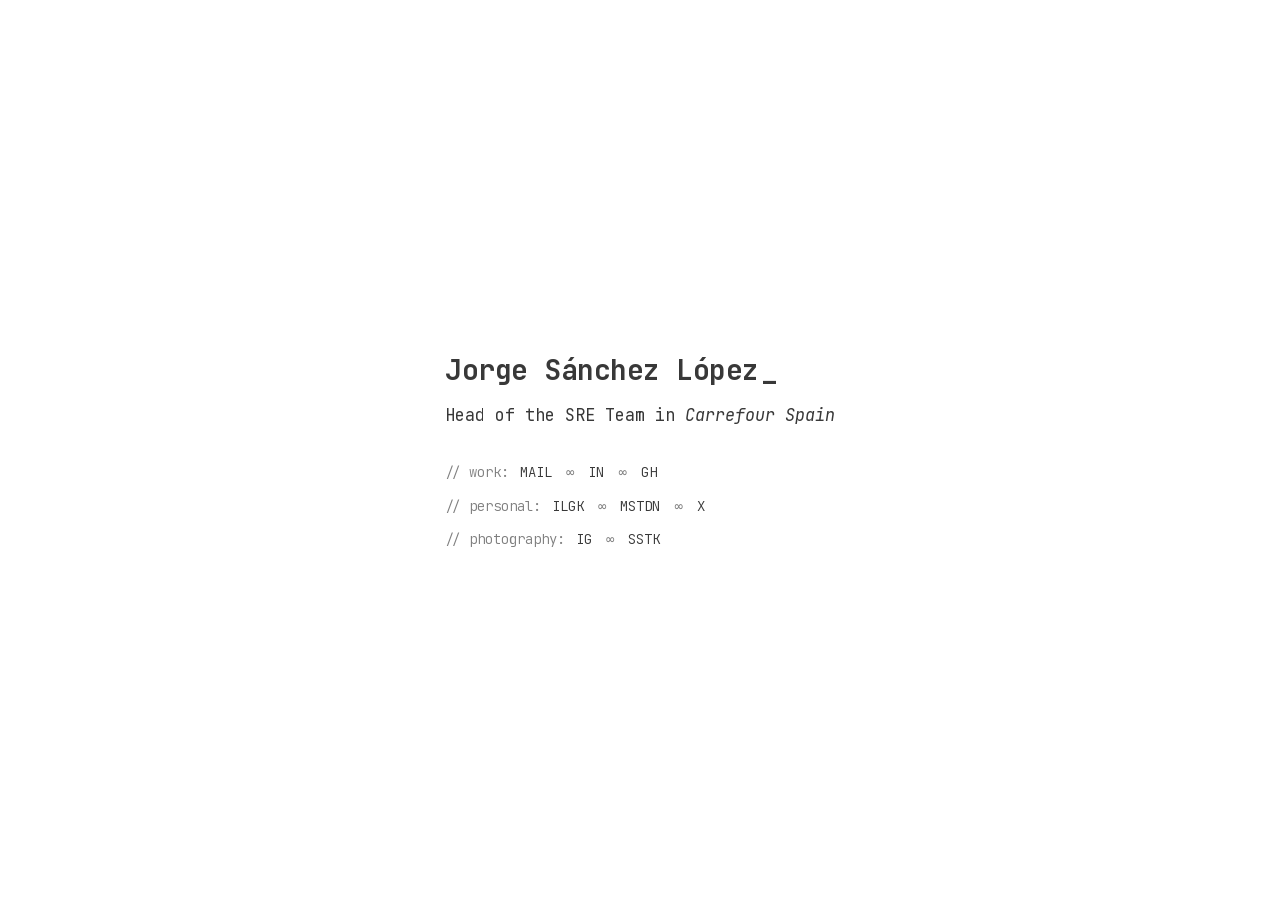
<file: index.html>
<!DOCTYPE html>
<html lang="es">
    <head>
        <meta charset="utf-8">
        <meta name="viewport" content="width=device-width, initial-scale=1.0">
        <title>Jorge Sánchez López</title>
        <meta name="author" content="Jorge Sánchez López">
        <meta name="description" content="Web personal de Jorge Sánchez López. Head of the SRE Team en Carrefour Spain.">
        <link rel="canonical" href="https://jsanchez.me/">
        <link rel="icon" type="image/svg+xml" href="favicon.svg">
        <link rel="icon" type="image/png" sizes="32x32" href="favicon-32x32.png">
        <link rel="icon" href="favicon.ico">
        <link rel="apple-touch-icon" sizes="180x180" href="apple-touch-icon.png">
        <link rel="manifest" href="site.webmanifest">
        <meta name="theme-color" content="#0e1117" media="(prefers-color-scheme: dark)">
        <meta name="theme-color" content="#ffffff" media="(prefers-color-scheme: light)">

        <!-- Open Graph / Redes Sociales -->
        <meta property="og:title" content="Jorge Sánchez López">
        <meta property="og:description" content="Head of the SRE Team in Carrefour Spain">
        <meta property="og:type" content="profile">
        <meta property="og:url" content="https://jsanchez.me/">
        <meta property="og:locale" content="es_ES">

        <!-- Twitter Card -->
        <meta name="twitter:card" content="summary">
        <meta name="twitter:title" content="Jorge Sánchez López">
        <meta name="twitter:description" content="Head of the SRE Team in Carrefour Spain">
        <meta name="twitter:creator" content="@jsanchez0x">

        <!-- Schema.org JSON-LD -->
        <script type="application/ld+json">
        {
          "@context": "https://schema.org",
          "@type": "Person",
          "name": "Jorge Sánchez López",
          "jobTitle": "Head of the SRE Team",
          "worksFor": {
            "@type": "Organization",
            "name": "Carrefour Spain"
          },
          "url": "https://jsanchez.me/",
          "sameAs": [
            "https://www.linkedin.com/in/jsanchez0x",
            "https://github.com/jsanchez0x",
            "https://mastodon.world/@jsanchez0x",
            "https://x.com/jsanchez0x",
            "https://ilogeek.es/"
          ]
        }
        </script>

        <!-- Tipografía estilo hacker: JetBrains Mono (autoalojada) -->
        <style>
            @font-face {
                font-family: 'JetBrains Mono';
                font-style: normal;
                font-weight: 300 700;
                font-display: swap;
                src: url('fonts/jetbrains-mono-latin.woff2') format('woff2');
                unicode-range: U+0000-00FF, U+0131, U+0152-0153, U+02BB-02BC, U+02C6, U+02DA, U+02DC, U+0304, U+0308, U+0329, U+2000-206F, U+20AC, U+2122, U+2191, U+2193, U+2212, U+2215, U+FEFF, U+FFFD;
            }
            @font-face {
                font-family: 'JetBrains Mono';
                font-style: normal;
                font-weight: 300 700;
                font-display: swap;
                src: url('fonts/jetbrains-mono-latin-ext.woff2') format('woff2');
                unicode-range: U+0100-02BA, U+02BD-02C5, U+02C7-02CC, U+02CE-02D7, U+02DD-02FF, U+0304, U+0308, U+0329, U+1D00-1DBF, U+1E00-1E9F, U+1EF2-1EFF, U+2020, U+20A0-20AB, U+20AD-20C0, U+2113, U+2C60-2C7F, U+A720-A7FF;
            }
            @font-face {
                font-family: 'JetBrains Mono';
                font-style: italic;
                font-weight: 400;
                font-display: swap;
                src: url('fonts/jetbrains-mono-italic-latin.woff2') format('woff2');
                unicode-range: U+0000-00FF, U+0131, U+0152-0153, U+02BB-02BC, U+02C6, U+02DA, U+02DC, U+0304, U+0308, U+0329, U+2000-206F, U+20AC, U+2122, U+2191, U+2193, U+2212, U+2215, U+FEFF, U+FFFD;
            }
            @font-face {
                font-family: 'JetBrains Mono';
                font-style: italic;
                font-weight: 400;
                font-display: swap;
                src: url('fonts/jetbrains-mono-italic-latin-ext.woff2') format('woff2');
                unicode-range: U+0100-02BA, U+02BD-02C5, U+02C7-02CC, U+02CE-02D7, U+02DD-02FF, U+0304, U+0308, U+0329, U+1D00-1DBF, U+1E00-1E9F, U+1EF2-1EFF, U+2020, U+20A0-20AB, U+20AD-20C0, U+2113, U+2C60-2C7F, U+A720-A7FF;
            }

            :root {
                --bg-color: #ffffff;
                --text-color: rgba(0, 0, 0, 0.78);
                --muted-color: rgba(0, 0, 0, 0.5);
                --hover-bg: rgba(0, 0, 0, 0.78);
                --hover-text: #ffffff;
                --selection-bg: #ffffff;
                --selection-color: #ffffff;
            }

            @media (prefers-color-scheme: dark) {
                :root {
                    --bg-color: #0e1117;
                    --text-color: rgba(255, 255, 255, 0.85);
                    --muted-color: rgba(255, 255, 255, 0.45);
                    --hover-bg: rgba(255, 255, 255, 0.85);
                    --hover-text: #0e1117;
                    --selection-bg: #ffffff;
                    --selection-color: #ffffff;
                }
            }

            @keyframes slideDown {
                0% {
                    transform: translateY(-20px);
                    opacity: 0;
                }
                100% {
                    transform: translateY(0);
                    opacity: 1;
                }
            }

            @keyframes cursorBlink {
                0%, 100% {
                    opacity: 1;
                }
                50% {
                    opacity: 0;
                }
            }

            *, *::before, *::after {
                box-sizing: border-box;
                margin: 0;
                padding: 0;
            }

            /* Bloqueo total de selección de texto */
            html, body {
                -webkit-user-select: none;
                -moz-user-select: none;
                -ms-user-select: none;
                user-select: none;
            }

            ::selection {
                background: var(--selection-bg);
                color: var(--selection-color);
            }

            ::-moz-selection {
                background: var(--selection-bg);
                color: var(--selection-color);
            }

            body {
                font-family: 'JetBrains Mono', ui-monospace, 'SF Mono', Menlo, Monaco, Consolas, monospace;
                line-height: 1.4;
                background-color: var(--bg-color);
                color: var(--text-color);
                display: flex;
                align-items: center;
                justify-content: center;
                min-height: 100vh;
                min-height: 100dvh;
                padding: 24px;
            }

            main {
                width: fit-content;
                max-width: 100%;
            }

            h1 {
                font-size: 1.75rem;
                font-weight: 700;
                letter-spacing: -0.5px;
                display: inline-block;
                animation: 1.2s ease-out 0s 1 slideDown;
            }

            /* Cursor parpadeante estilo terminal */
            h1::after {
                content: '_';
                display: inline-block;
                color: var(--text-color);
                margin-left: 2px;
                animation: cursorBlink 1s step-end infinite;
            }

            .job {
                font-size: 1.05rem;
                margin-top: 15px;
                font-weight: 400;
                animation: 1s ease-out 0s 1 slideDown;
            }

            .job .corporation {
                font-style: italic;
            }

            .nav-section {
                margin-top: 14px;
                font-size: 0.875rem;
                font-weight: 300;
                animation: 1.5s ease-out 0s 1 slideDown;
            }

            .nav-section:first-of-type {
                margin-top: 35px;
            }

            .label {
                color: var(--muted-color);
                margin-bottom: 6px;
            }

            .links {
                display: inline-block;
            }

            a {
                text-decoration: none;
                color: var(--text-color);
                padding: 1px 3px;
                border-radius: 2px;
                transition: color 0.15s ease, background-color 0.15s ease;
            }

            a:hover, a:focus-visible, a.active-shortcut {
                color: var(--hover-text);
                background-color: var(--hover-bg);
                outline: none;
            }

            .separator {
                color: var(--muted-color);
                padding: 0 3px;
            }

            /* Ventana flotante de ayuda (Terminal Modal) */
            .modal-backdrop {
                display: none;
                position: fixed;
                top: 0;
                left: 0;
                width: 100%;
                height: 100%;
                background: rgba(0, 0, 0, 0.45);
                backdrop-filter: blur(3px);
                -webkit-backdrop-filter: blur(3px);
                align-items: center;
                justify-content: center;
                z-index: 1000;
            }

            .modal-backdrop.is-open {
                display: flex;
            }

            .modal-box {
                background-color: var(--bg-color);
                color: var(--text-color);
                border: 1px solid var(--hover-bg);
                padding: 18px 22px;
                max-width: 340px;
                width: 90%;
                box-shadow: 0 10px 30px rgba(0, 0, 0, 0.25);
                border-radius: 4px;
                animation: 0.15s ease-out 0s 1 slideDown;
            }

            .modal-header {
                display: flex;
                justify-content: space-between;
                align-items: center;
                margin-bottom: 14px;
                font-size: 0.85rem;
                color: var(--muted-color);
                border-bottom: 1px dashed var(--muted-color);
                padding-bottom: 8px;
            }

            #close-modal {
                background: none;
                border: none;
                color: var(--muted-color);
                cursor: pointer;
                font-family: inherit;
                font-size: 0.8rem;
                padding: 2px 4px;
            }

            #close-modal:hover {
                color: var(--text-color);
            }

            .shortcut-list {
                display: flex;
                flex-direction: column;
                gap: 6px;
            }

            .shortcut-row {
                display: flex;
                align-items: center;
                justify-content: space-between;
                font-size: 0.85rem;
            }

            .shortcut-row kbd {
                font-family: inherit;
                background-color: var(--hover-bg);
                color: var(--hover-text);
                padding: 1px 6px;
                border-radius: 2px;
                font-size: 0.8rem;
                font-weight: 700;
            }

            .shortcut-row span {
                color: var(--text-color);
            }

            @media (prefers-reduced-motion: reduce) {
                h1, .job, .nav-section, .modal-box {
                    animation: none;
                }
                h1::after {
                    animation: none;
                    opacity: 1;
                }
            }
        </style>
    </head>
    <body>
        <main>
            <h1>Jorge Sánchez López</h1>
            <p class="job">Head of the SRE Team in <span class="corporation">Carrefour Spain</span></p>

            <nav class="nav-section" aria-label="Trabajo">
                <span class="label">// work:</span>
                <span class="links">
                    <a href="mailto:hola@jsanchez.me" title="Email [m]">MAIL</a>
                    <span class="separator" aria-hidden="true">&#8734;</span>
                    <a href="https://www.linkedin.com/in/jsanchez0x" title="LinkedIn: jsanchez0x [l]">IN</a>
                    <span class="separator" aria-hidden="true">&#8734;</span>
                    <a href="https://github.com/jsanchez0x" title="GitHub: jsanchez0x [g]">GH</a>
                </span>
            </nav>

            <nav class="nav-section" aria-label="Personal">
                <span class="label">// personal:</span>
                <span class="links">
                    <a href="https://ilogeek.es/" title="Blog: Ilogeek.es [b]">ILGK</a>
                    <span class="separator" aria-hidden="true">&#8734;</span>
                    <a rel="me" href="https://mastodon.world/@jsanchez0x" title="Mastodon: @jsanchez0x@mastodon.world [t]">MSTDN</a>
                    <span class="separator" aria-hidden="true">&#8734;</span>
                    <a href="https://x.com/jsanchez0x" title="X: @jsanchez0x [x]">X</a>
                </span>
            </nav>

            <nav class="nav-section photo" aria-label="Fotografía">
                <span class="label">// photography:</span>
                <span class="links">
                    <a href="https://www.instagram.com/jsanchez.raw" title="Instagram: jsanchez.raw [i]">IG</a>
                    <span class="separator" aria-hidden="true">&#8734;</span>
                    <a href="https://www.shutterstock.com/es/g/JSanchez0x" title="Shutterstock: jsanchez0x [s]">SSTK</a>
                </span>
            </nav>
        </main>

        <!-- Ventana modal de ayuda de atajos -->
        <div id="help-modal" class="modal-backdrop" aria-hidden="true" role="dialog" aria-modal="true" aria-label="Atajos de teclado">
            <div class="modal-box">
                <div class="modal-header">
                    <span>// keyboard_shortcuts</span>
                    <button id="close-modal" aria-label="Cerrar ventana">[esc]</button>
                </div>
                <div class="shortcut-list">
                    <div class="shortcut-row"><kbd>m</kbd> <span>Mail</span></div>
                    <div class="shortcut-row"><kbd>l</kbd> <span>LinkedIn</span></div>
                    <div class="shortcut-row"><kbd>g</kbd> <span>GitHub</span></div>
                    <div class="shortcut-row"><kbd>b</kbd> <span>Blog (Ilogeek)</span></div>
                    <div class="shortcut-row"><kbd>t</kbd> <span>Mastodon</span></div>
                    <div class="shortcut-row"><kbd>x</kbd> <span>X</span></div>
                    <div class="shortcut-row"><kbd>i</kbd> <span>Instagram</span></div>
                    <div class="shortcut-row"><kbd>s</kbd> <span>Shutterstock</span></div>
                    <div class="shortcut-row"><kbd>?</kbd> <span>Cerrar / Toggle</span></div>
                </div>
            </div>
        </div>

        <script>
            (function() {
                const shortcuts = {
                    'm': 'mailto:hola@jsanchez.me',
                    'l': 'https://www.linkedin.com/in/jsanchez0x',
                    'g': 'https://github.com/jsanchez0x',
                    'b': 'https://ilogeek.es/',
                    't': 'https://mastodon.world/@jsanchez0x',
                    'x': 'https://x.com/jsanchez0x',
                    'i': 'https://www.instagram.com/jsanchez.raw',
                    's': 'https://www.shutterstock.com/es/g/JSanchez0x'
                };

                const modal = document.getElementById('help-modal');
                const closeBtn = document.getElementById('close-modal');

                function toggleModal() {
                    const isOpen = modal.classList.toggle('is-open');
                    modal.setAttribute('aria-hidden', !isOpen);
                }

                function closeModal() {
                    modal.classList.remove('is-open');
                    modal.setAttribute('aria-hidden', 'true');
                }

                closeBtn.addEventListener('click', closeModal);
                modal.addEventListener('click', function(e) {
                    if (e.target === modal) {
                        closeModal();
                    }
                });

                function logShortcuts() {
                    console.log(
                        '%c[jsanchez.me]%c Terminal Shortcuts:\n' +
                        '  [m] Mail\n' +
                        '  [l] LinkedIn\n' +
                        '  [g] GitHub\n' +
                        '  [b] Blog (Ilogeek)\n' +
                        '  [t] Mastodon\n' +
                        '  [x] X\n' +
                        '  [i] Instagram\n' +
                        '  [s] Shutterstock\n' +
                        '  [?] Show shortcuts help',
                        'color: #00ff66; font-weight: bold; background: #111; padding: 2px 6px; border-radius: 3px;',
                        'color: inherit;'
                    );
                }

                logShortcuts();

                document.addEventListener('keydown', function(e) {
                    if (e.key === 'Escape' && modal.classList.contains('is-open')) {
                        closeModal();
                        return;
                    }

                    if (e.metaKey || e.ctrlKey || e.altKey) return;
                    const key = e.key.toLowerCase();

                    // Abrir o cerrar con ? (o ¿ en teclado español)
                    if (e.key === '?' || e.key === '¿') {
                        toggleModal();
                        return;
                    }

                    if (modal.classList.contains('is-open')) {
                        closeModal();
                    }

                    if (shortcuts[key]) {
                        const targetUrl = shortcuts[key];
                        const link = document.querySelector(`a[href="${targetUrl}"]`);
                        if (link) {
                            link.classList.add('active-shortcut');
                            setTimeout(function() {
                                link.classList.remove('active-shortcut');
                                if (key === 'm') {
                                    window.location.href = targetUrl;
                                } else {
                                    window.open(targetUrl, '_blank', 'noopener,noreferrer');
                                }
                            }, 120);
                        }
                    }
                });
            })();
        </script>
    </body>
</html>
</file>
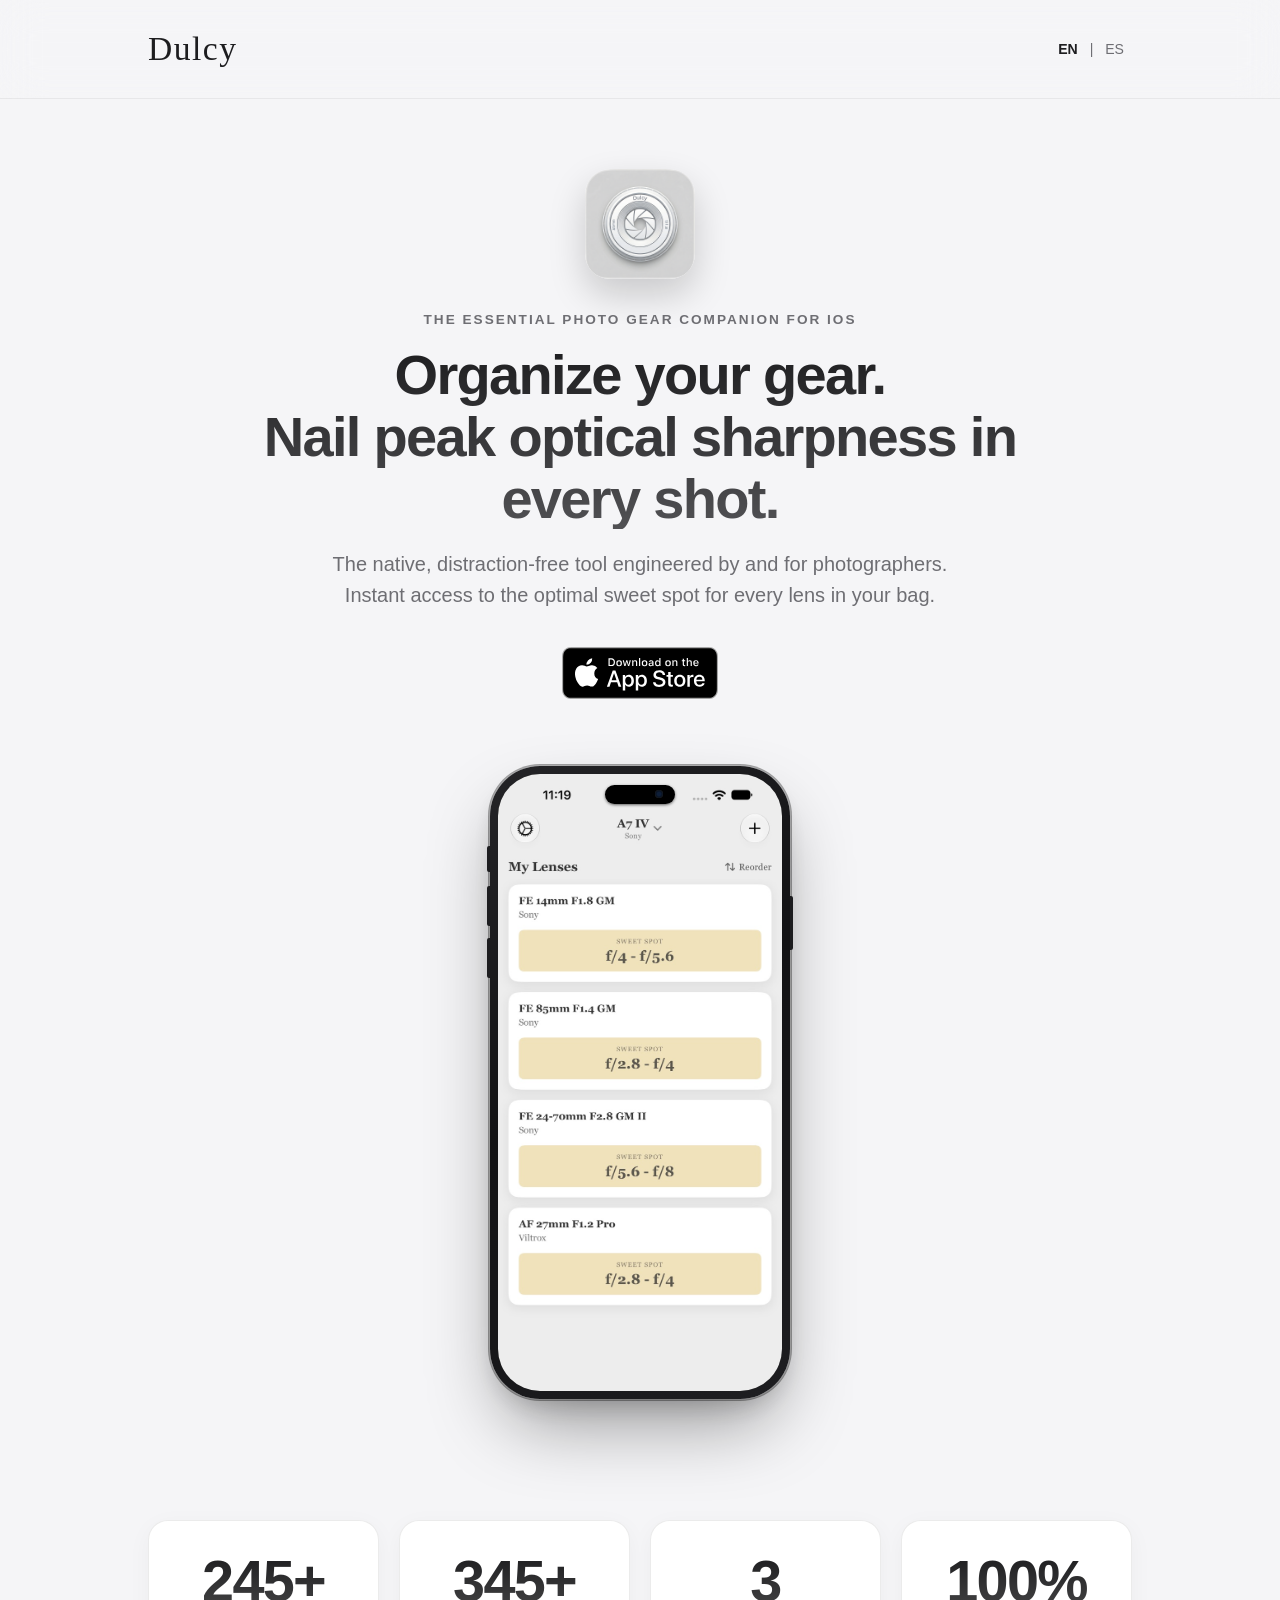
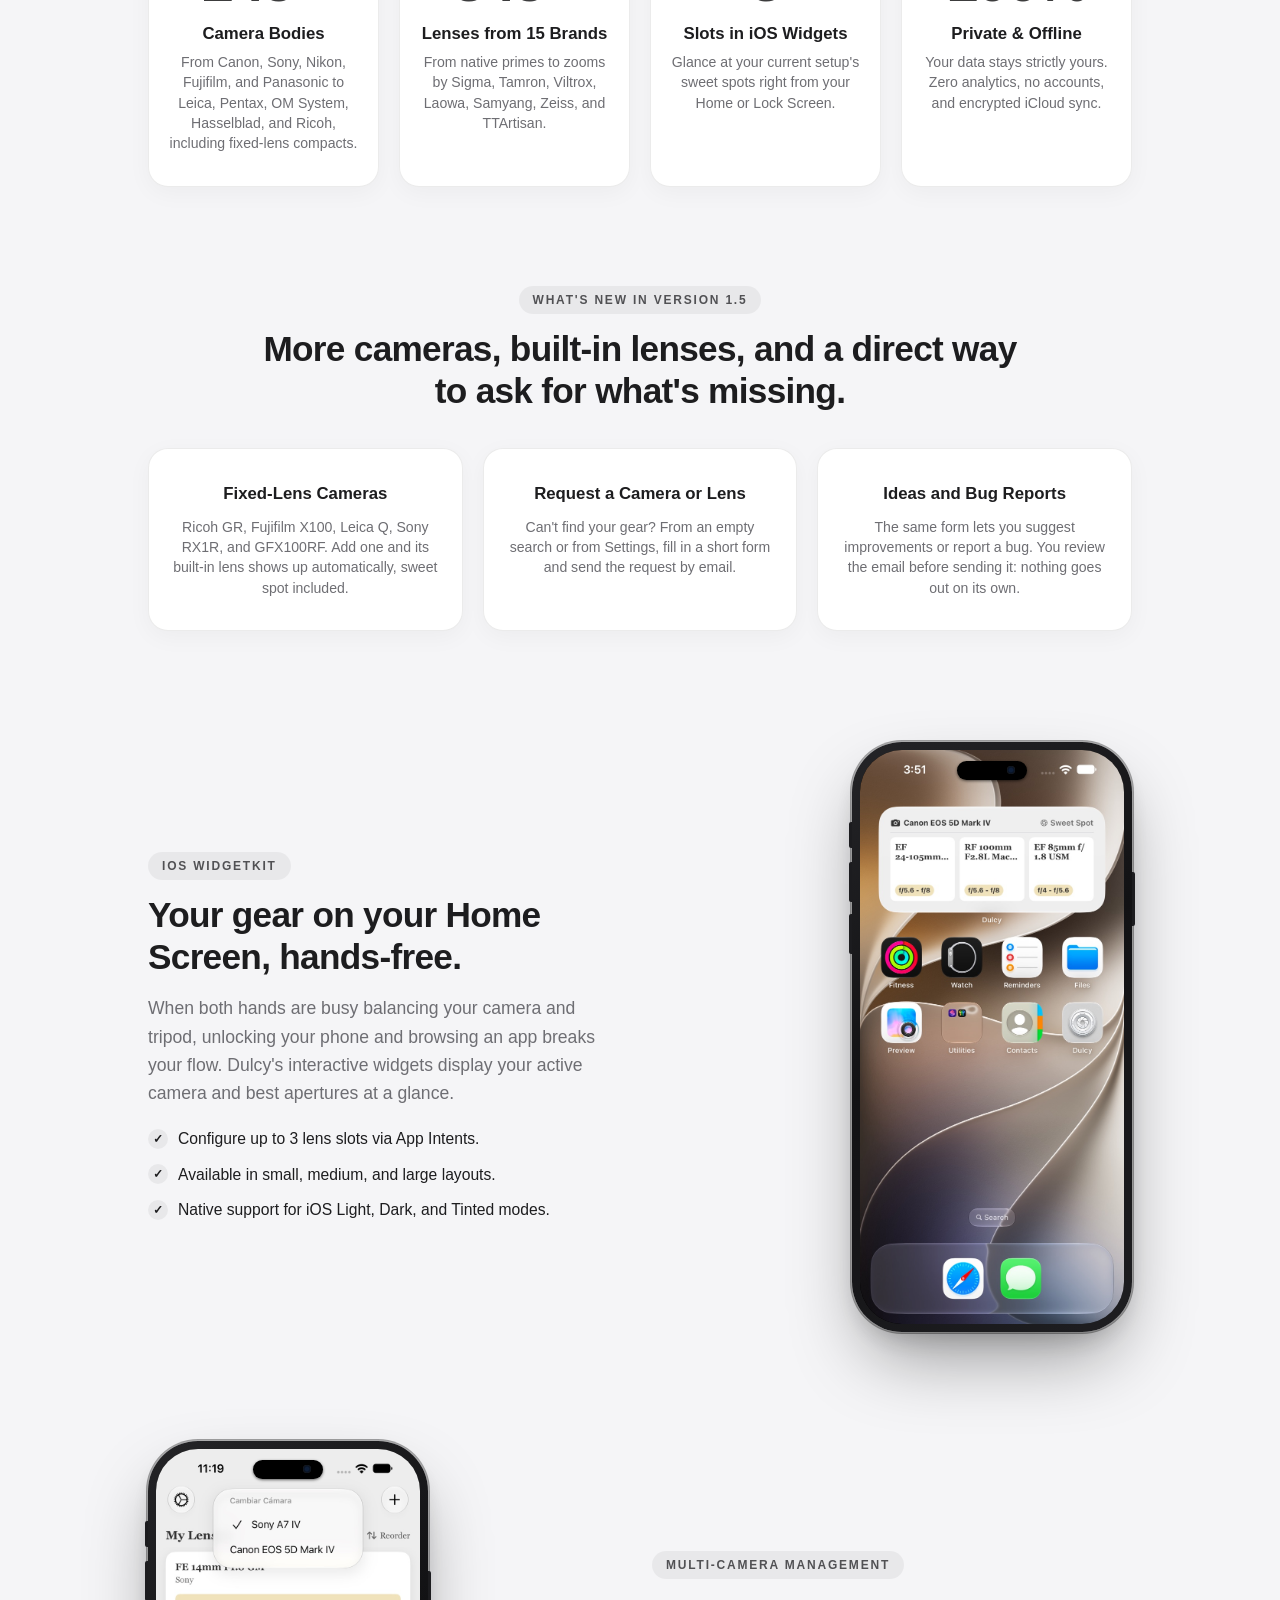
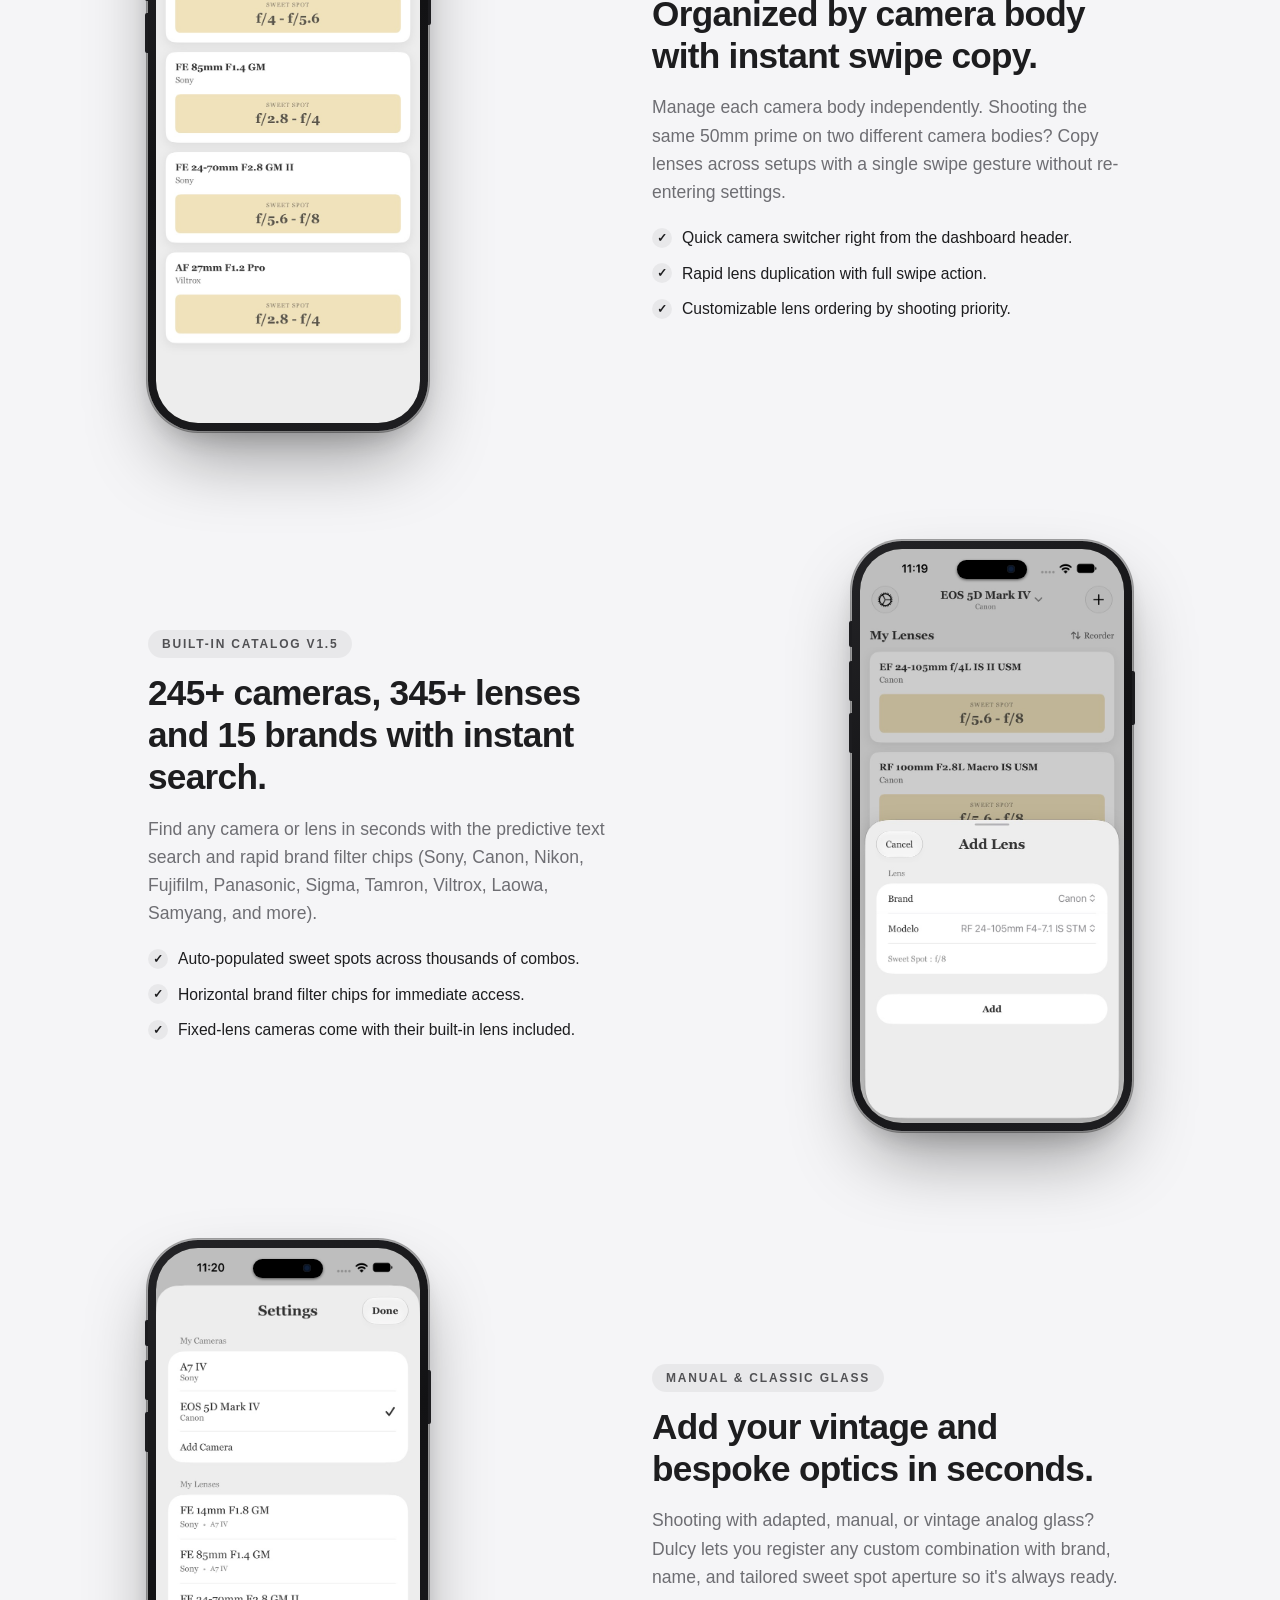
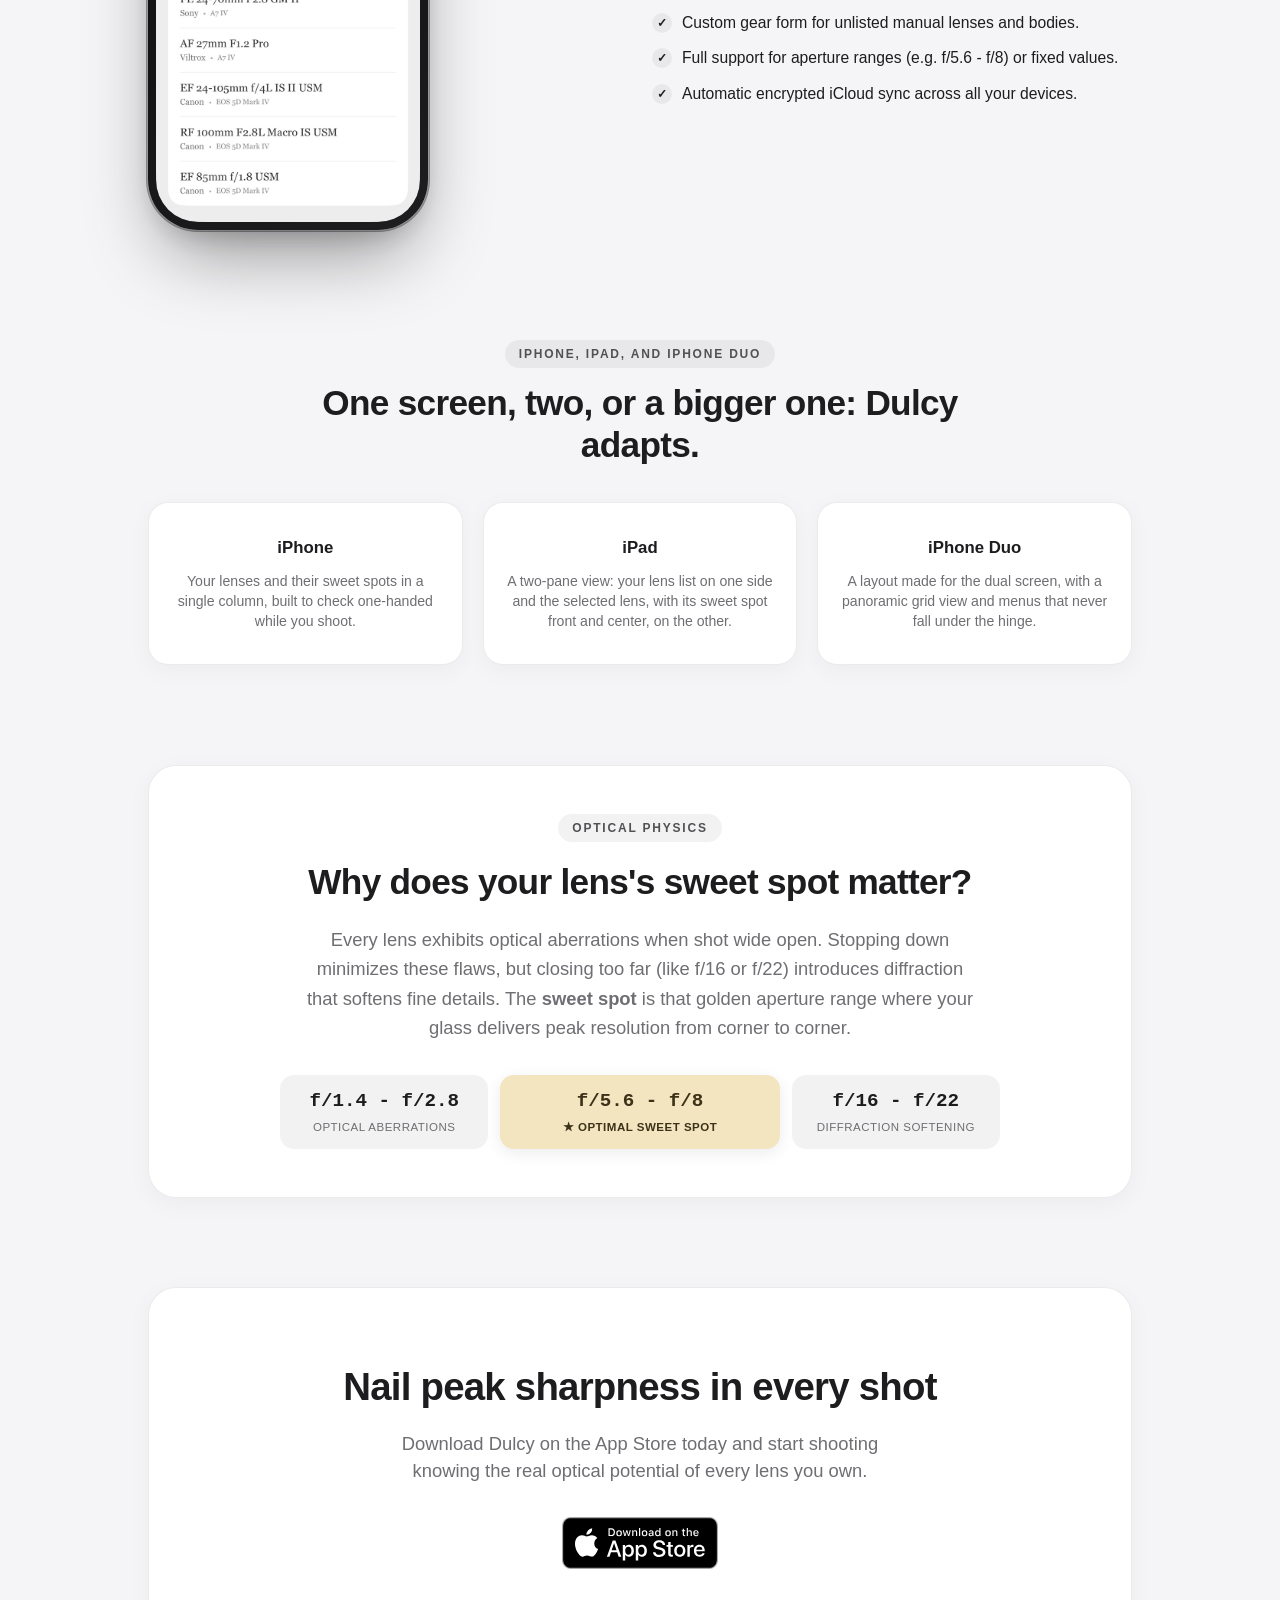
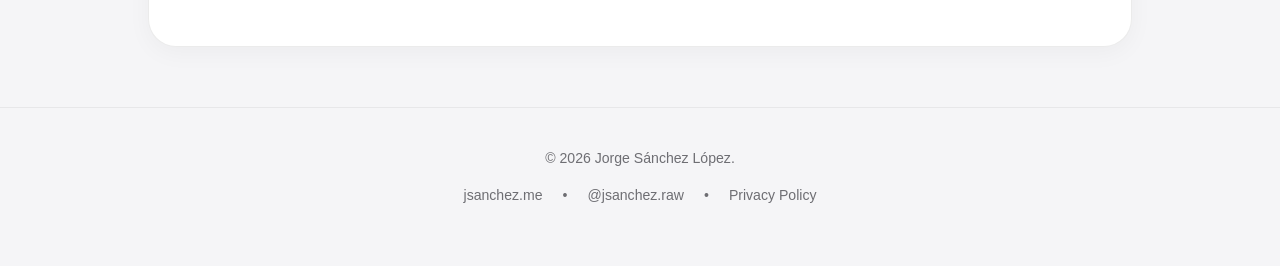
<file: dulcy/index.html>
<!DOCTYPE html>
<html lang="en">
<head>
    <meta charset="UTF-8">
    <meta name="viewport" content="width=device-width, initial-scale=1.0">
    <meta name="description" content="Dulcy. The minimalist photo gear manager for iPhone, iPad, and iPhone Duo. Sweet spots, interactive widgets, 245+ cameras, 345+ lenses, 15 lens brands, multi-camera management and private iCloud sync.">
    <title>Dulcy | Your photography gear</title>
    
    <!-- Favicon & Apple Touch Icon -->
    <link rel="icon" type="image/png" href="img/dulcy_icon.png">
    <link rel="apple-touch-icon" href="img/dulcy_icon.png">

    <!-- Canonical & SEO Multilingüe -->
    <link rel="canonical" href="https://jsanchez.me/dulcy/">
    <link rel="alternate" hreflang="en" href="https://jsanchez.me/dulcy/">
    <link rel="alternate" hreflang="es" href="https://jsanchez.me/dulcy/index_es.html">
    <link rel="alternate" hreflang="x-default" href="https://jsanchez.me/dulcy/">

    <!-- Open Graph / Facebook -->
    <meta property="og:type" content="website">
    <meta property="og:url" content="https://jsanchez.me/dulcy/">
    <meta property="og:title" content="Dulcy | Your photography gear">
    <meta property="og:description" content="Dulcy. The minimalist photo gear manager for iPhone, iPad, and iPhone Duo. Sweet spots, interactive widgets, 245+ cameras, 345+ lenses, 15 lens brands, multi-camera management and private iCloud sync.">
    <meta property="og:image" content="https://jsanchez.me/dulcy/img/dulcy_icon.png">

    <!-- Twitter Cards -->
    <meta name="twitter:card" content="summary">
    <meta name="twitter:url" content="https://jsanchez.me/dulcy/">
    <meta name="twitter:title" content="Dulcy | Your photography gear">
    <meta name="twitter:description" content="Dulcy. The minimalist photo gear manager for iPhone, iPad, and iPhone Duo. Sweet spots, interactive widgets, 245+ cameras, 345+ lenses, 15 lens brands, multi-camera management and private iCloud sync.">
    <meta name="twitter:image" content="https://jsanchez.me/dulcy/img/dulcy_icon.png">

    <link rel="stylesheet" href="styles.css?v=3">
</head>
<body>
    <header>
        <div class="container header-container">
            <h1 class="brand-title"><a href="index.html">Dulcy</a></h1>
            <div class="lang-switcher">
                <a href="index.html" class="active">EN</a> | <a href="index_es.html">ES</a>
            </div>
        </div>
    </header>

    <main class="container">
        <!-- Hero Section -->
        <section class="hero-section reveal">
            <div class="hero-icon-wrapper">
                <img src="img/dulcy_icon.png" alt="Dulcy app icon" class="hero-app-icon" width="110" height="110" fetchpriority="high">
            </div>
            <p class="hero-tagline">The Essential Photo Gear Companion for iOS</p>
            <h2 class="hero-headline">Organize your gear.<br>Nail peak optical sharpness in every shot.</h2>
            <p class="hero-description">
                The native, distraction-free tool engineered by and for photographers. Instant access to the optimal sweet spot for every lens in your bag.
            </p>
            <div class="hero-cta">
                <a href="https://apps.apple.com/app/dulcy/id6761924050" class="app-store-button" target="_blank" rel="noopener noreferrer">
                    <img src="img/badge-download-on-the-app-store.svg" alt="Download on the App Store" width="168" height="52">
                </a>
            </div>

            <!-- iPhone 18 Pro Hero Showcase -->
            <div class="hero-device-wrapper">
                <div class="iphone-device iphone-device-large">
                    <div class="iphone-chassis">
                        <div class="iphone-btn-power"></div>
                        <div class="iphone-btn-action"></div>
                        <div class="iphone-btn-vol-up"></div>
                        <div class="iphone-btn-vol-down"></div>
                        <div class="iphone-screen">
                            <div class="iphone-island"></div>
                            <img src="img/screenshot_01_eng.jpg" alt="Dulcy main dashboard showing optical sweet spots" width="300" height="651">
                        </div>
                    </div>
                </div>
            </div>
        </section>

        <!-- Big Stats (Apple-style numbers) -->
        <section class="stats-section reveal">
            <div class="stat-card">
                <span class="stat-number">245+</span>
                <span class="stat-label">Camera Bodies</span>
                <p class="stat-desc">From Canon, Sony, Nikon, Fujifilm, and Panasonic to Leica, Pentax, OM System, Hasselblad, and Ricoh, including fixed-lens compacts.</p>
            </div>
            <div class="stat-card">
                <span class="stat-number">345+</span>
                <span class="stat-label">Lenses from 15 Brands</span>
                <p class="stat-desc">From native primes to zooms by Sigma, Tamron, Viltrox, Laowa, Samyang, Zeiss, and TTArtisan.</p>
            </div>
            <div class="stat-card">
                <span class="stat-number">3</span>
                <span class="stat-label">Slots in iOS Widgets</span>
                <p class="stat-desc">Glance at your current setup's sweet spots right from your Home or Lock Screen.</p>
            </div>
            <div class="stat-card">
                <span class="stat-number">100%</span>
                <span class="stat-label">Private &amp; Offline</span>
                <p class="stat-desc">Your data stays strictly yours. Zero analytics, no accounts, and encrypted iCloud sync.</p>
            </div>
        </section>

        <!-- What's New in Version 1.5 -->
        <section class="whats-new-section reveal">
            <span class="section-tag">What's New in Version 1.5</span>
            <h3>More cameras, built-in lenses, and a direct way to ask for what's missing.</h3>
            <div class="whats-new-grid">
                <div class="stat-card">
                    <span class="stat-label">Fixed-Lens Cameras</span>
                    <p class="stat-desc">Ricoh GR, Fujifilm X100, Leica Q, Sony RX1R, and GFX100RF. Add one and its built-in lens shows up automatically, sweet spot included.</p>
                </div>
                <div class="stat-card">
                    <span class="stat-label">Request a Camera or Lens</span>
                    <p class="stat-desc">Can't find your gear? From an empty search or from Settings, fill in a short form and send the request by email.</p>
                </div>
                <div class="stat-card">
                    <span class="stat-label">Ideas and Bug Reports</span>
                    <p class="stat-desc">The same form lets you suggest improvements or report a bug. You review the email before sending it: nothing goes out on its own.</p>
                </div>
            </div>
        </section>

        <!-- Feature Row 1: Widgets on Home Screen (Text Left / iPhone Right) -->
        <section class="feature-row reveal">
            <div class="feature-content">
                <span class="section-tag">iOS WidgetKit</span>
                <h3>Your gear on your Home Screen, hands-free.</h3>
                <p>
                    When both hands are busy balancing your camera and tripod, unlocking your phone and browsing an app breaks your flow. Dulcy's interactive widgets display your active camera and best apertures at a glance.
                </p>
                <ul class="feature-bullet-list">
                    <li>Configure up to 3 lens slots via App Intents.</li>
                    <li>Available in small, medium, and large layouts.</li>
                    <li>Native support for iOS Light, Dark, and Tinted modes.</li>
                </ul>
            </div>
            <div class="feature-visual">
                <div class="iphone-device">
                    <div class="iphone-chassis">
                        <div class="iphone-btn-power"></div>
                        <div class="iphone-btn-action"></div>
                        <div class="iphone-btn-vol-up"></div>
                        <div class="iphone-btn-vol-down"></div>
                        <div class="iphone-screen">
                            <div class="iphone-island"></div>
                            <img src="img/screenshot_07_eng.jpg" alt="Dulcy interactive widget on iOS Home Screen" width="280" height="608" loading="lazy">
                        </div>
                    </div>
                </div>
            </div>
        </section>

        <!-- Feature Row 2: Multi-Camera Bag (iPhone Left / Text Right) -->
        <section class="feature-row reverse reveal">
            <div class="feature-content">
                <span class="section-tag">Multi-Camera Management</span>
                <h3>Organized by camera body with instant swipe copy.</h3>
                <p>
                    Manage each camera body independently. Shooting the same 50mm prime on two different camera bodies? Copy lenses across setups with a single swipe gesture without re-entering settings.
                </p>
                <ul class="feature-bullet-list">
                    <li>Quick camera switcher right from the dashboard header.</li>
                    <li>Rapid lens duplication with full swipe action.</li>
                    <li>Customizable lens ordering by shooting priority.</li>
                </ul>
            </div>
            <div class="feature-visual">
                <div class="iphone-device">
                    <div class="iphone-chassis">
                        <div class="iphone-btn-power"></div>
                        <div class="iphone-btn-action"></div>
                        <div class="iphone-btn-vol-up"></div>
                        <div class="iphone-btn-vol-down"></div>
                        <div class="iphone-screen">
                            <div class="iphone-island"></div>
                            <img src="img/screenshot_02_eng.jpg" alt="Quick camera switcher in Dulcy" width="280" height="608" loading="lazy">
                        </div>
                    </div>
                </div>
            </div>
        </section>

        <!-- Feature Row 3: Curated Catalog & Search (Text Left / iPhone Right) -->
        <section class="feature-row reveal">
            <div class="feature-content">
                <span class="section-tag">Built-in Catalog v1.5</span>
                <h3>245+ cameras, 345+ lenses and 15 brands with instant search.</h3>
                <p>
                    Find any camera or lens in seconds with the predictive text search and rapid brand filter chips (Sony, Canon, Nikon, Fujifilm, Panasonic, Sigma, Tamron, Viltrox, Laowa, Samyang, and more).
                </p>
                <ul class="feature-bullet-list">
                    <li>Auto-populated sweet spots across thousands of combos.</li>
                    <li>Horizontal brand filter chips for immediate access.</li>
                    <li>Fixed-lens cameras come with their built-in lens included.</li>
                </ul>
            </div>
            <div class="feature-visual">
                <div class="iphone-device">
                    <div class="iphone-chassis">
                        <div class="iphone-btn-power"></div>
                        <div class="iphone-btn-action"></div>
                        <div class="iphone-btn-vol-up"></div>
                        <div class="iphone-btn-vol-down"></div>
                        <div class="iphone-screen">
                            <div class="iphone-island"></div>
                            <img src="img/screenshot_04_eng.jpg" alt="Adding lens sheet with auto-filled sweet spot" width="280" height="608" loading="lazy">
                        </div>
                    </div>
                </div>
            </div>
        </section>

        <!-- Feature Row 4: Custom & Vintage Glass (iPhone Left / Text Right) -->
        <section class="feature-row reverse reveal">
            <div class="feature-content">
                <span class="section-tag">Manual &amp; Classic Glass</span>
                <h3>Add your vintage and bespoke optics in seconds.</h3>
                <p>
                    Shooting with adapted, manual, or vintage analog glass? Dulcy lets you register any custom combination with brand, name, and tailored sweet spot aperture so it's always ready.
                </p>
                <ul class="feature-bullet-list">
                    <li>Custom gear form for unlisted manual lenses and bodies.</li>
                    <li>Full support for aperture ranges (e.g. f/5.6 - f/8) or fixed values.</li>
                    <li>Automatic encrypted iCloud sync across all your devices.</li>
                </ul>
            </div>
            <div class="feature-visual">
                <div class="iphone-device">
                    <div class="iphone-chassis">
                        <div class="iphone-btn-power"></div>
                        <div class="iphone-btn-action"></div>
                        <div class="iphone-btn-vol-up"></div>
                        <div class="iphone-btn-vol-down"></div>
                        <div class="iphone-screen">
                            <div class="iphone-island"></div>
                            <img src="img/screenshot_06_eng.jpg" alt="Custom lens registration sheet for vintage glass" width="280" height="608" loading="lazy">
                        </div>
                    </div>
                </div>
            </div>
        </section>

        <!-- iPhone, iPad, and iPhone Duo -->
        <section class="whats-new-section reveal">
            <span class="section-tag">iPhone, iPad, and iPhone Duo</span>
            <h3>One screen, two, or a bigger one: Dulcy adapts.</h3>
            <div class="whats-new-grid">
                <div class="stat-card">
                    <span class="stat-label">iPhone</span>
                    <p class="stat-desc">Your lenses and their sweet spots in a single column, built to check one-handed while you shoot.</p>
                </div>
                <div class="stat-card">
                    <span class="stat-label">iPad</span>
                    <p class="stat-desc">A two-pane view: your lens list on one side and the selected lens, with its sweet spot front and center, on the other.</p>
                </div>
                <div class="stat-card">
                    <span class="stat-label">iPhone Duo</span>
                    <p class="stat-desc">A layout made for the dual screen, with a panoramic grid view and menus that never fall under the hinge.</p>
                </div>
            </div>
        </section>

        <!-- Optical Science Banner -->
        <section class="optical-science-card reveal">
            <span class="section-tag">Optical Physics</span>
            <h3>Why does your lens's sweet spot matter?</h3>
            <p>
                Every lens exhibits optical aberrations when shot wide open. Stopping down minimizes these flaws, but closing too far (like f/16 or f/22) introduces diffraction that softens fine details. The <strong>sweet spot</strong> is that golden aperture range where your glass delivers peak resolution from corner to corner.
            </p>
            <div class="aperture-scale">
                <div class="aperture-step">
                    <span class="aperture-val">f/1.4 - f/2.8</span>
                    <span class="aperture-note">Optical Aberrations</span>
                </div>
                <div class="aperture-step optimal">
                    <span class="aperture-val">f/5.6 - f/8</span>
                    <span class="aperture-note">★ Optimal Sweet Spot</span>
                </div>
                <div class="aperture-step">
                    <span class="aperture-val">f/16 - f/22</span>
                    <span class="aperture-note">Diffraction Softening</span>
                </div>
            </div>
        </section>

        <!-- Call to Action -->
        <section class="cta-section reveal">
            <h2>Nail peak sharpness in every shot</h2>
            <p>Download Dulcy on the App Store today and start shooting knowing the real optical potential of every lens you own.</p>
            <a href="https://apps.apple.com/app/dulcy/id6761924050" class="app-store-button" target="_blank" rel="noopener noreferrer">
                <img src="img/badge-download-on-the-app-store.svg" alt="Download on the App Store" width="168" height="52">
            </a>
        </section>
    </main>

    <footer>
        <div class="container footer-content">
            <p>&copy; 2026 Jorge Sánchez López.</p>
            <div class="footer-links">
                <a href="https://jsanchez.me" target="_blank" rel="noopener noreferrer">jsanchez.me</a> • 
                <a href="https://www.instagram.com/jsanchez.raw" target="_blank" rel="noopener noreferrer">@jsanchez.raw</a> • 
                <a href="privacy.html">Privacy Policy</a>
            </div>
        </div>
    </footer>

    <!-- Scroll Reveal Script (IntersectionObserver) -->
    <script>
        document.addEventListener('DOMContentLoaded', function () {
            var reveals = document.querySelectorAll('.reveal');
            if ('IntersectionObserver' in window) {
                var observer = new IntersectionObserver(function (entries) {
                    entries.forEach(function (entry) {
                        if (entry.isIntersecting) {
                            entry.target.classList.add('is-visible');
                        }
                    });
                }, {
                    threshold: 0.12,
                    rootMargin: '0px 0px -40px 0px'
                });

                reveals.forEach(function (el) {
                    observer.observe(el);
                });
            } else {
                reveals.forEach(function (el) {
                    el.classList.add('is-visible');
                });
            }
        });
    </script>
</body>
</html>
</file>
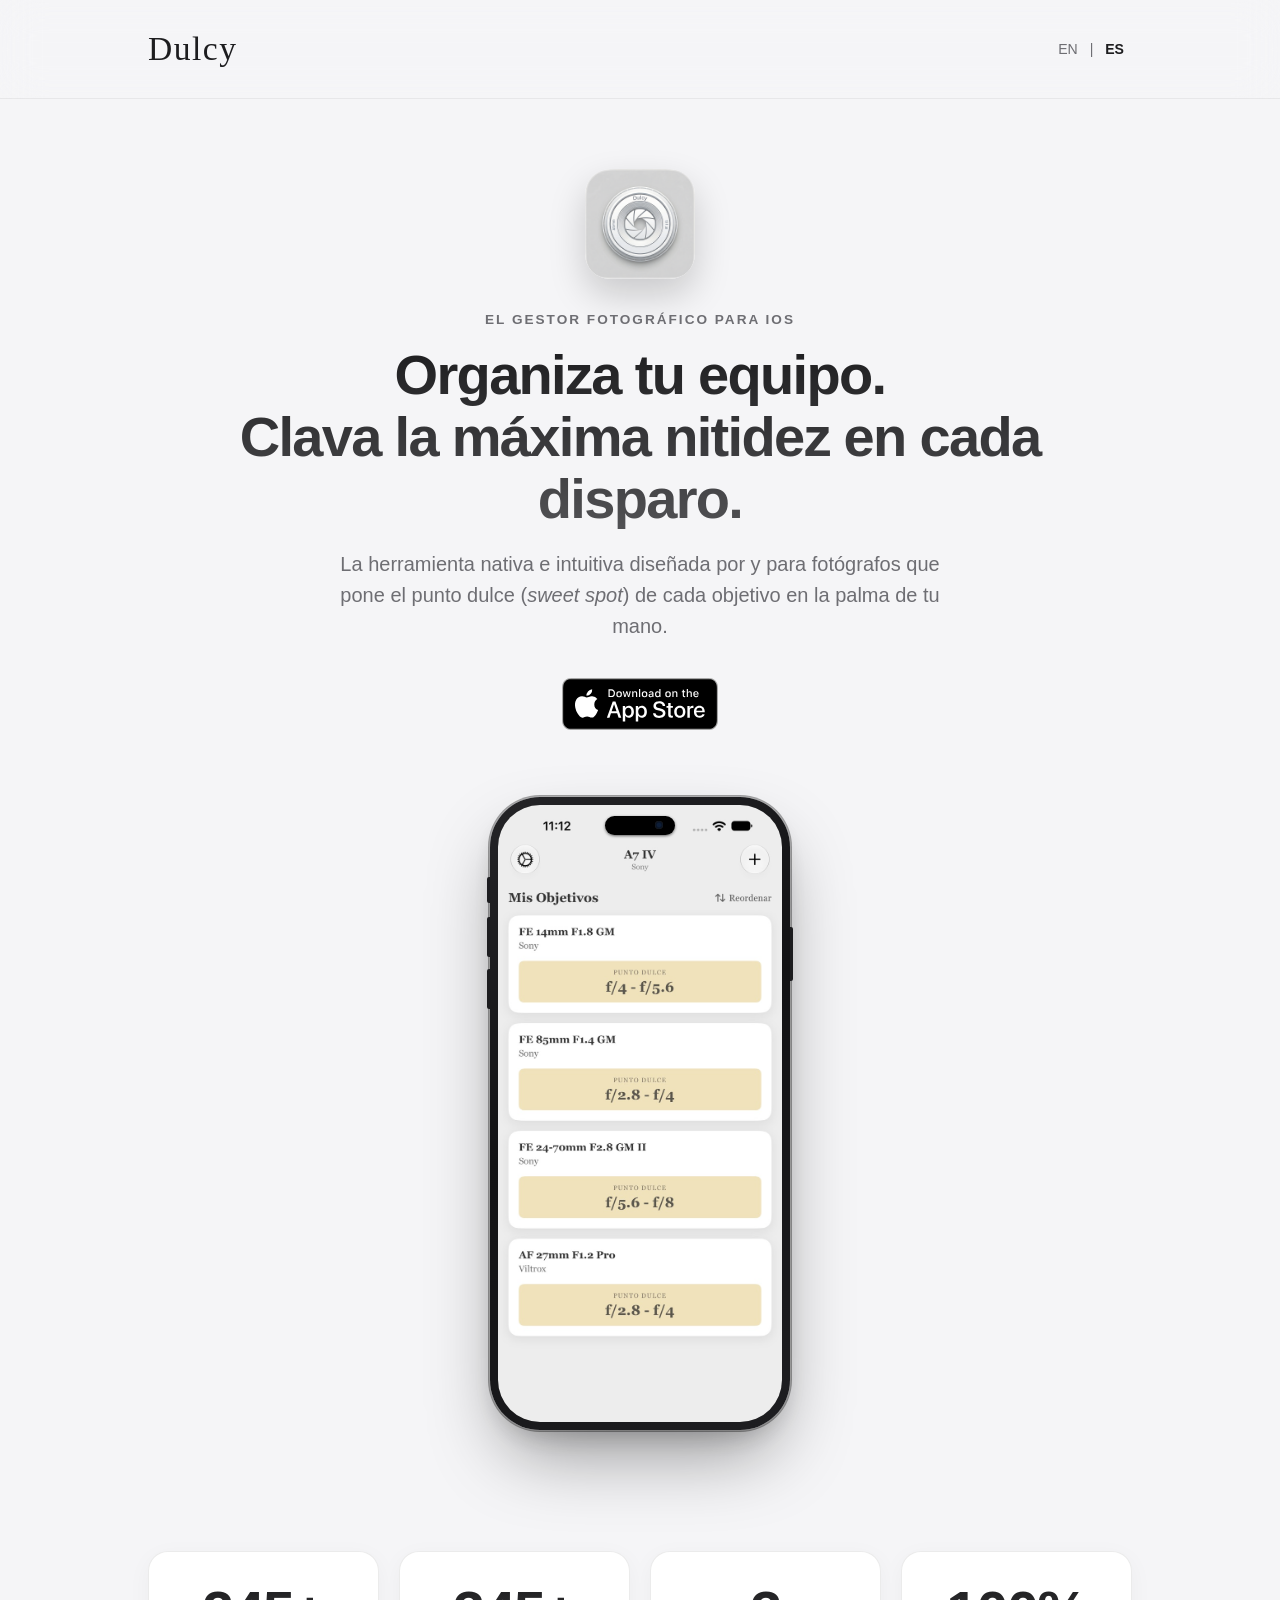
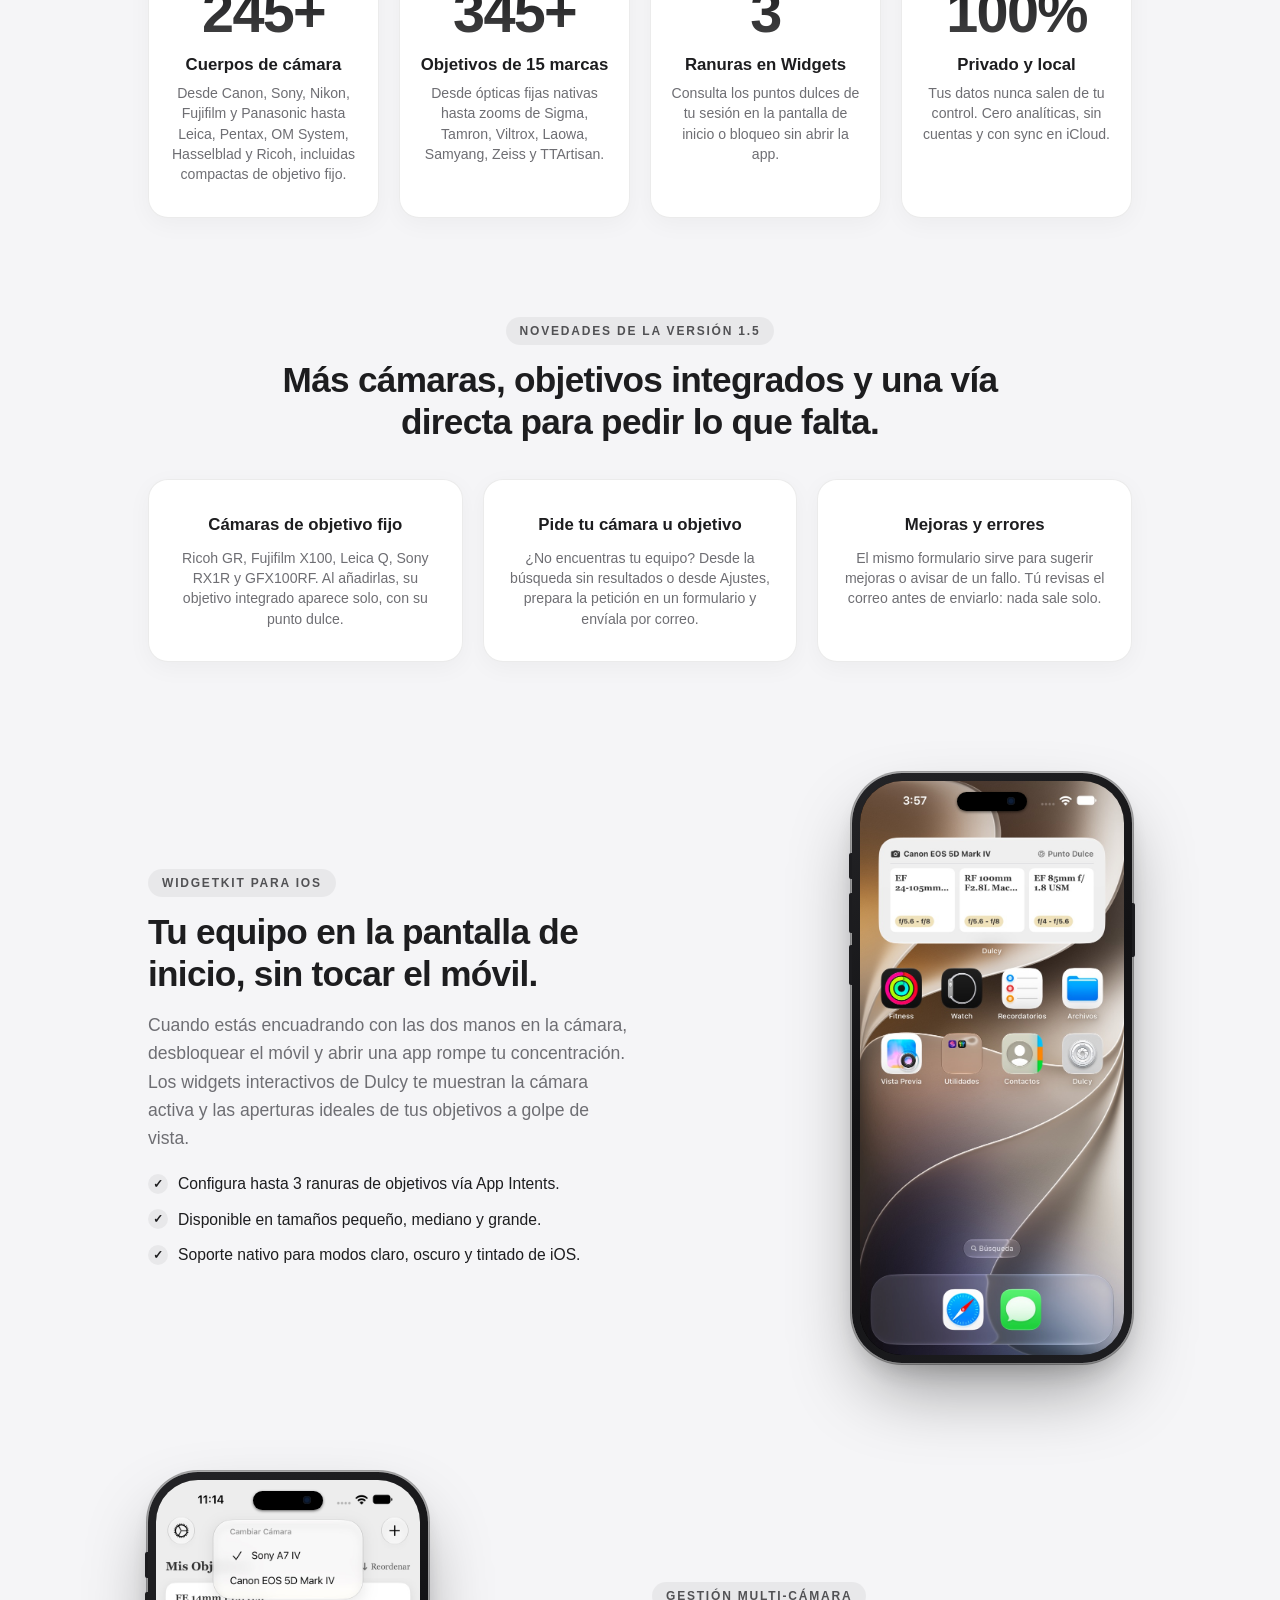
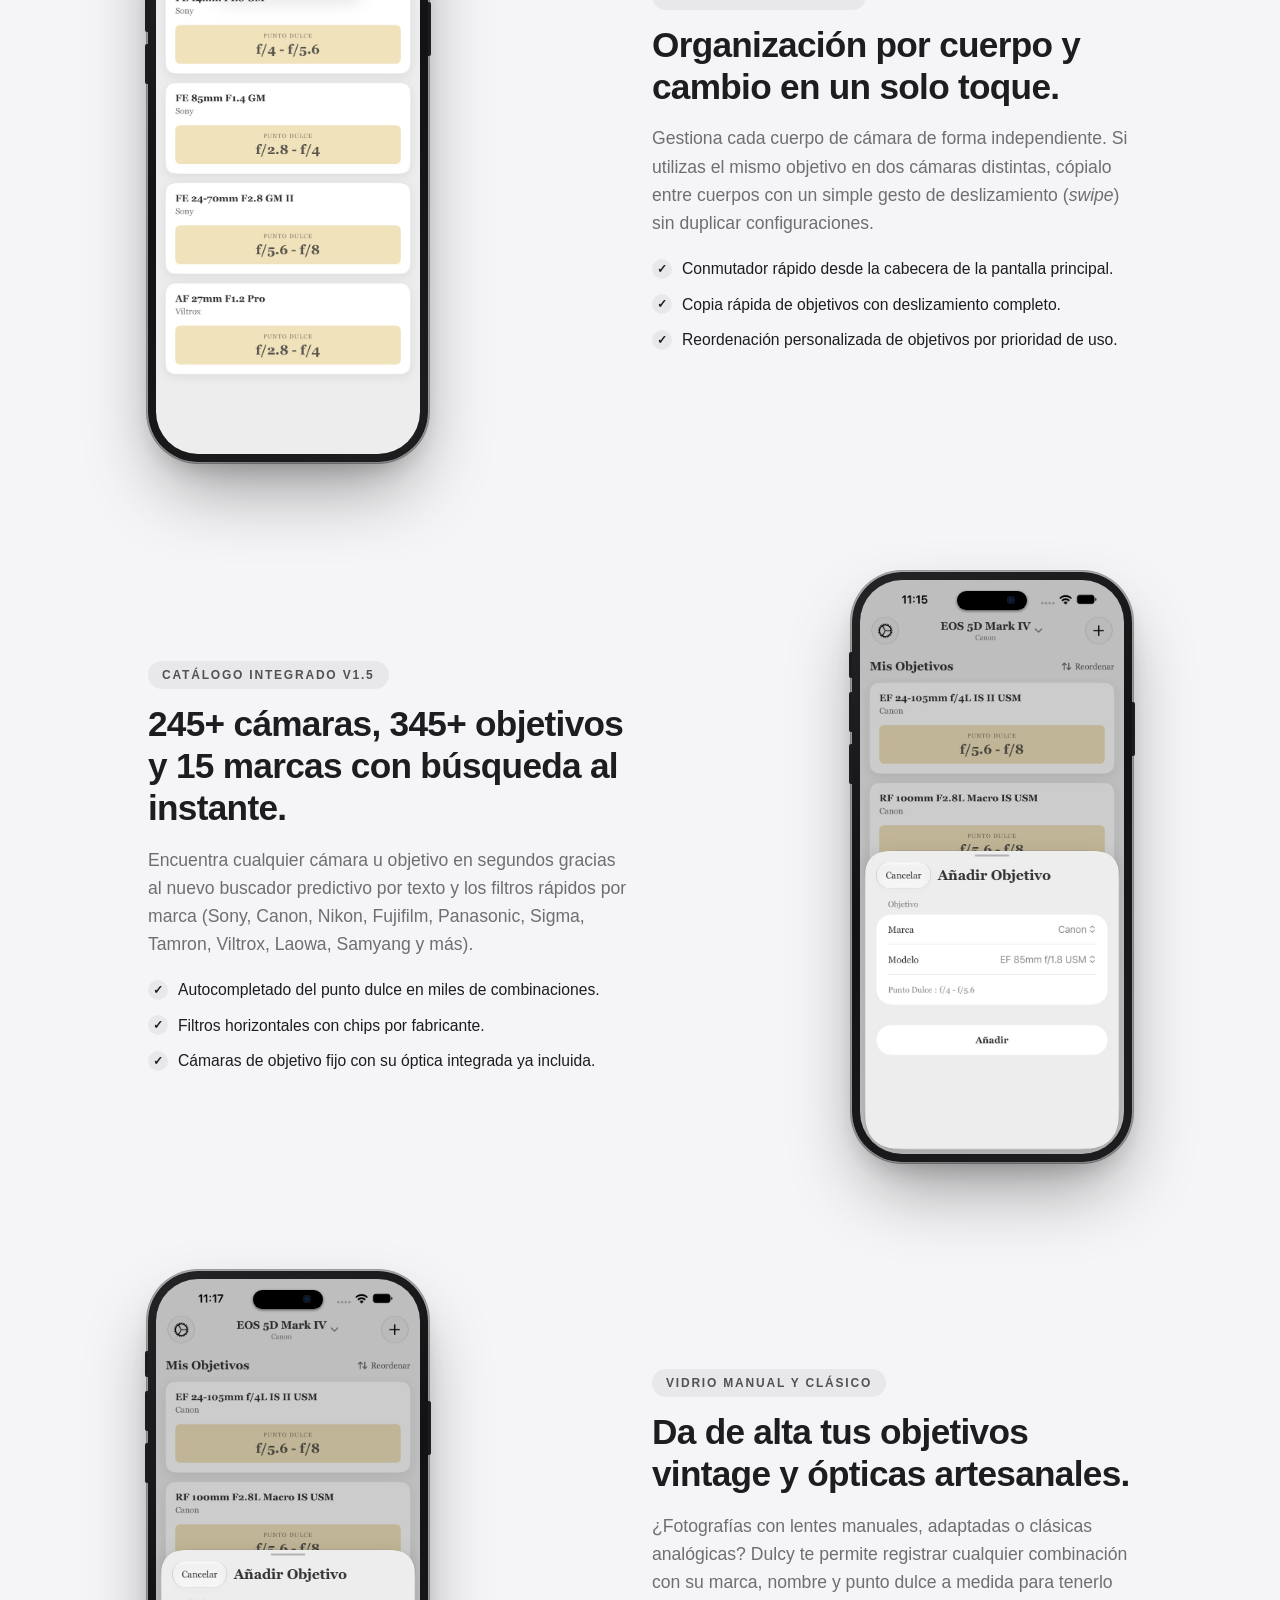
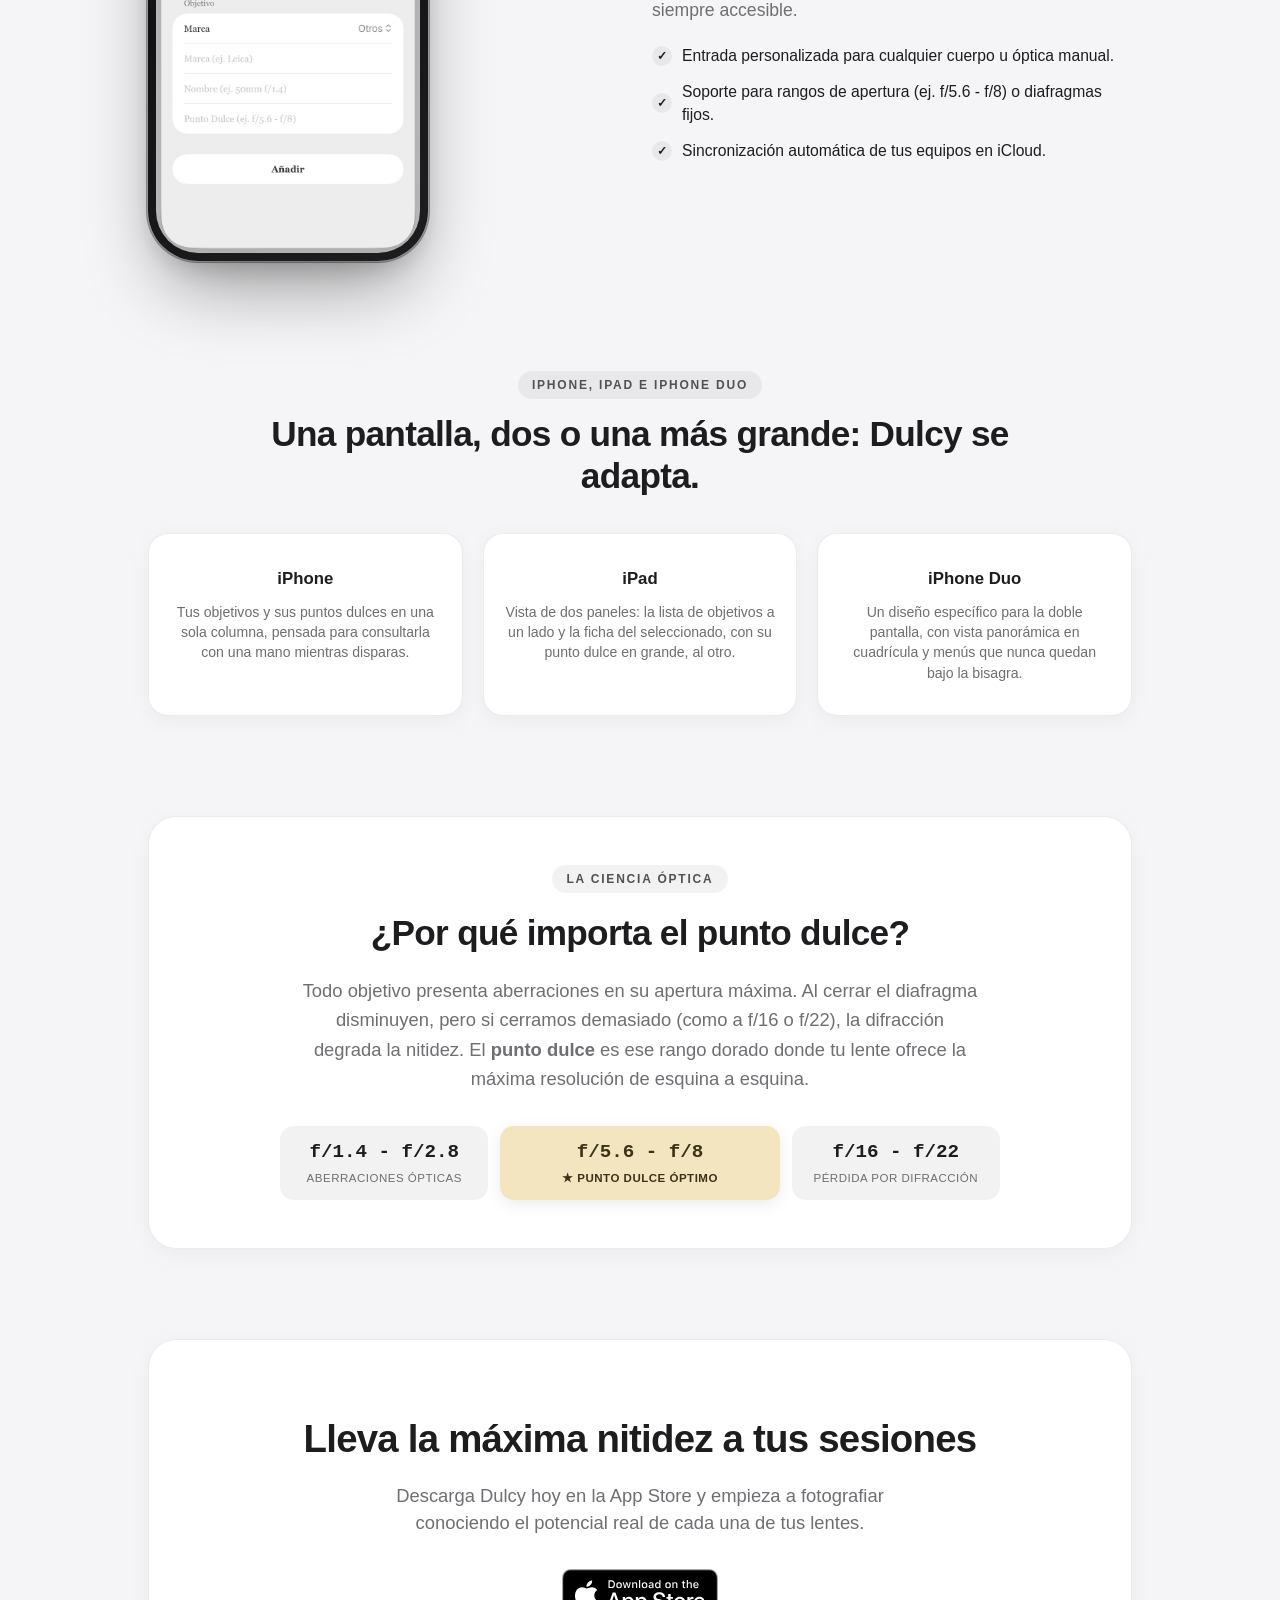
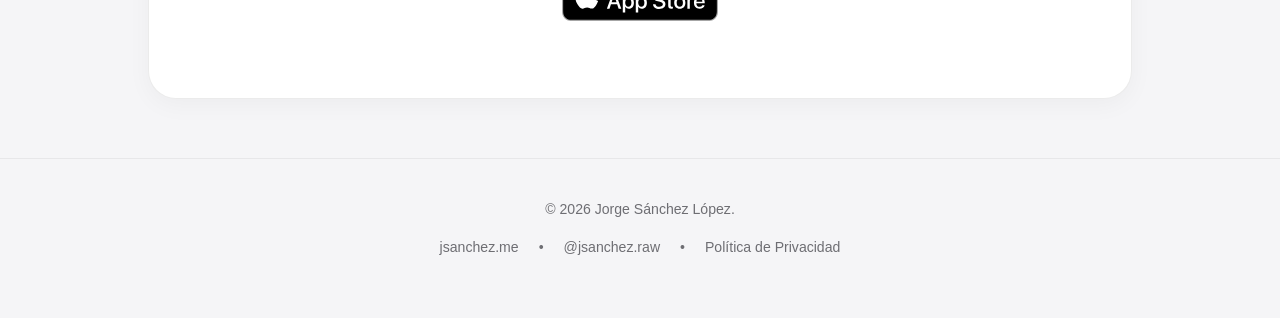
<file: dulcy/index_es.html>
<!DOCTYPE html>
<html lang="es">
<head>
    <meta charset="UTF-8">
    <meta name="viewport" content="width=device-width, initial-scale=1.0">
    <meta name="description" content="Dulcy. Tu gestor fotográfico minimalista para iPhone, iPad e iPhone Duo. Puntos dulces, widgets interactivos, catálogo de +245 cámaras, +345 objetivos, 15 marcas, multi-cámara y sincronización privada en iCloud.">
    <title>Dulcy | Tu equipo fotográfico</title>
    
    <!-- Favicon & Apple Touch Icon -->
    <link rel="icon" type="image/png" href="img/dulcy_icon.png">
    <link rel="apple-touch-icon" href="img/dulcy_icon.png">

    <!-- Canonical & SEO Multilingüe -->
    <link rel="canonical" href="https://jsanchez.me/dulcy/index_es.html">
    <link rel="alternate" hreflang="en" href="https://jsanchez.me/dulcy/">
    <link rel="alternate" hreflang="es" href="https://jsanchez.me/dulcy/index_es.html">
    <link rel="alternate" hreflang="x-default" href="https://jsanchez.me/dulcy/">

    <!-- Open Graph / Facebook -->
    <meta property="og:type" content="website">
    <meta property="og:url" content="https://jsanchez.me/dulcy/index_es.html">
    <meta property="og:title" content="Dulcy | Tu equipo fotográfico">
    <meta property="og:description" content="Dulcy. Tu gestor fotográfico minimalista para iPhone, iPad e iPhone Duo. Puntos dulces, widgets interactivos, catálogo de +245 cámaras, +345 objetivos, 15 marcas, multi-cámara y sincronización privada en iCloud.">
    <meta property="og:image" content="https://jsanchez.me/dulcy/img/dulcy_icon.png">

    <!-- Twitter Cards -->
    <meta name="twitter:card" content="summary">
    <meta name="twitter:url" content="https://jsanchez.me/dulcy/index_es.html">
    <meta name="twitter:title" content="Dulcy | Tu equipo fotográfico">
    <meta name="twitter:description" content="Dulcy. Tu gestor fotográfico minimalista para iPhone, iPad e iPhone Duo. Puntos dulces, widgets interactivos, catálogo de +245 cámaras, +345 objetivos, 15 marcas, multi-cámara y sincronización privada en iCloud.">
    <meta name="twitter:image" content="https://jsanchez.me/dulcy/img/dulcy_icon.png">

    <link rel="stylesheet" href="styles.css?v=3">
</head>
<body>
    <header>
        <div class="container header-container">
            <h1 class="brand-title"><a href="index_es.html">Dulcy</a></h1>
            <div class="lang-switcher">
                <a href="index.html">EN</a> | <a href="index_es.html" class="active">ES</a>
            </div>
        </div>
    </header>

    <main class="container">
        <!-- Hero Section -->
        <section class="hero-section reveal">
            <div class="hero-icon-wrapper">
                <img src="img/dulcy_icon.png" alt="Icono de la aplicación Dulcy" class="hero-app-icon" width="110" height="110" fetchpriority="high">
            </div>
            <p class="hero-tagline">El Gestor Fotográfico para iOS</p>
            <h2 class="hero-headline">Organiza tu equipo.<br>Clava la máxima nitidez en cada disparo.</h2>
            <p class="hero-description">
                La herramienta nativa e intuitiva diseñada por y para fotógrafos que pone el punto dulce (<em>sweet spot</em>) de cada objetivo en la palma de tu mano.
            </p>
            <div class="hero-cta">
                <a href="https://apps.apple.com/app/dulcy/id6761924050" class="app-store-button" target="_blank" rel="noopener noreferrer">
                    <img src="img/badge-download-on-the-app-store.svg" alt="Descárgalo en el App Store" width="168" height="52">
                </a>
            </div>

            <!-- iPhone 18 Pro Hero Showcase -->
            <div class="hero-device-wrapper">
                <div class="iphone-device iphone-device-large">
                    <div class="iphone-chassis">
                        <div class="iphone-btn-power"></div>
                        <div class="iphone-btn-action"></div>
                        <div class="iphone-btn-vol-up"></div>
                        <div class="iphone-btn-vol-down"></div>
                        <div class="iphone-screen">
                            <div class="iphone-island"></div>
                            <img src="img/screenshot_01_esp.jpg" alt="Pantalla principal de Dulcy mostrando puntos dulces" width="300" height="651">
                        </div>
                    </div>
                </div>
            </div>
        </section>

        <!-- Big Stats (Números estilo Apple) -->
        <section class="stats-section reveal">
            <div class="stat-card">
                <span class="stat-number">245+</span>
                <span class="stat-label">Cuerpos de cámara</span>
                <p class="stat-desc">Desde Canon, Sony, Nikon, Fujifilm y Panasonic hasta Leica, Pentax, OM System, Hasselblad y Ricoh, incluidas compactas de objetivo fijo.</p>
            </div>
            <div class="stat-card">
                <span class="stat-number">345+</span>
                <span class="stat-label">Objetivos de 15 marcas</span>
                <p class="stat-desc">Desde ópticas fijas nativas hasta zooms de Sigma, Tamron, Viltrox, Laowa, Samyang, Zeiss y TTArtisan.</p>
            </div>
            <div class="stat-card">
                <span class="stat-number">3</span>
                <span class="stat-label">Ranuras en Widgets</span>
                <p class="stat-desc">Consulta los puntos dulces de tu sesión en la pantalla de inicio o bloqueo sin abrir la app.</p>
            </div>
            <div class="stat-card">
                <span class="stat-number">100%</span>
                <span class="stat-label">Privado y local</span>
                <p class="stat-desc">Tus datos nunca salen de tu control. Cero analíticas, sin cuentas y con sync en iCloud.</p>
            </div>
        </section>

        <!-- Novedades de la versión 1.5 -->
        <section class="whats-new-section reveal">
            <span class="section-tag">Novedades de la versión 1.5</span>
            <h3>Más cámaras, objetivos integrados y una vía directa para pedir lo que falta.</h3>
            <div class="whats-new-grid">
                <div class="stat-card">
                    <span class="stat-label">Cámaras de objetivo fijo</span>
                    <p class="stat-desc">Ricoh GR, Fujifilm X100, Leica Q, Sony RX1R y GFX100RF. Al añadirlas, su objetivo integrado aparece solo, con su punto dulce.</p>
                </div>
                <div class="stat-card">
                    <span class="stat-label">Pide tu cámara u objetivo</span>
                    <p class="stat-desc">¿No encuentras tu equipo? Desde la búsqueda sin resultados o desde Ajustes, prepara la petición en un formulario y envíala por correo.</p>
                </div>
                <div class="stat-card">
                    <span class="stat-label">Mejoras y errores</span>
                    <p class="stat-desc">El mismo formulario sirve para sugerir mejoras o avisar de un fallo. Tú revisas el correo antes de enviarlo: nada sale solo.</p>
                </div>
            </div>
        </section>

        <!-- Feature Row 1: Widgets en Pantalla (Texto Izquierda / iPhone Derecha) -->
        <section class="feature-row reveal">
            <div class="feature-content">
                <span class="section-tag">WidgetKit para iOS</span>
                <h3>Tu equipo en la pantalla de inicio, sin tocar el móvil.</h3>
                <p>
                    Cuando estás encuadrando con las dos manos en la cámara, desbloquear el móvil y abrir una app rompe tu concentración. Los widgets interactivos de Dulcy te muestran la cámara activa y las aperturas ideales de tus objetivos a golpe de vista.
                </p>
                <ul class="feature-bullet-list">
                    <li>Configura hasta 3 ranuras de objetivos vía App Intents.</li>
                    <li>Disponible en tamaños pequeño, mediano y grande.</li>
                    <li>Soporte nativo para modos claro, oscuro y tintado de iOS.</li>
                </ul>
            </div>
            <div class="feature-visual">
                <div class="iphone-device">
                    <div class="iphone-chassis">
                        <div class="iphone-btn-power"></div>
                        <div class="iphone-btn-action"></div>
                        <div class="iphone-btn-vol-up"></div>
                        <div class="iphone-btn-vol-down"></div>
                        <div class="iphone-screen">
                            <div class="iphone-island"></div>
                            <img src="img/screenshot_07_esp.jpg" alt="Widget de Dulcy en la pantalla de inicio de iOS" width="280" height="608" loading="lazy">
                        </div>
                    </div>
                </div>
            </div>
        </section>

        <!-- Feature Row 2: Mochila Multi-Cámara (iPhone Izquierda / Texto Derecha) -->
        <section class="feature-row reverse reveal">
            <div class="feature-content">
                <span class="section-tag">Gestión Multi-Cámara</span>
                <h3>Organización por cuerpo y cambio en un solo toque.</h3>
                <p>
                    Gestiona cada cuerpo de cámara de forma independiente. Si utilizas el mismo objetivo en dos cámaras distintas, cópialo entre cuerpos con un simple gesto de deslizamiento (<em>swipe</em>) sin duplicar configuraciones.
                </p>
                <ul class="feature-bullet-list">
                    <li>Conmutador rápido desde la cabecera de la pantalla principal.</li>
                    <li>Copia rápida de objetivos con deslizamiento completo.</li>
                    <li>Reordenación personalizada de objetivos por prioridad de uso.</li>
                </ul>
            </div>
            <div class="feature-visual">
                <div class="iphone-device">
                    <div class="iphone-chassis">
                        <div class="iphone-btn-power"></div>
                        <div class="iphone-btn-action"></div>
                        <div class="iphone-btn-vol-up"></div>
                        <div class="iphone-btn-vol-down"></div>
                        <div class="iphone-screen">
                            <div class="iphone-island"></div>
                            <img src="img/screenshot_02_esp.jpg" alt="Selector rápido de cuerpo de cámara en Dulcy" width="280" height="608" loading="lazy">
                        </div>
                    </div>
                </div>
            </div>
        </section>

        <!-- Feature Row 3: Catálogo Curado y Búsqueda (Texto Izquierda / iPhone Derecha) -->
        <section class="feature-row reveal">
            <div class="feature-content">
                <span class="section-tag">Catálogo Integrado v1.5</span>
                <h3>245+ cámaras, 345+ objetivos y 15 marcas con búsqueda al instante.</h3>
                <p>
                    Encuentra cualquier cámara u objetivo en segundos gracias al nuevo buscador predictivo por texto y los filtros rápidos por marca (Sony, Canon, Nikon, Fujifilm, Panasonic, Sigma, Tamron, Viltrox, Laowa, Samyang y más).
                </p>
                <ul class="feature-bullet-list">
                    <li>Autocompletado del punto dulce en miles de combinaciones.</li>
                    <li>Filtros horizontales con chips por fabricante.</li>
                    <li>Cámaras de objetivo fijo con su óptica integrada ya incluida.</li>
                </ul>
            </div>
            <div class="feature-visual">
                <div class="iphone-device">
                    <div class="iphone-chassis">
                        <div class="iphone-btn-power"></div>
                        <div class="iphone-btn-action"></div>
                        <div class="iphone-btn-vol-up"></div>
                        <div class="iphone-btn-vol-down"></div>
                        <div class="iphone-screen">
                            <div class="iphone-island"></div>
                            <img src="img/screenshot_04_esp.jpg" alt="Ficha para añadir objetivo con punto dulce autocompletado" width="280" height="608" loading="lazy">
                        </div>
                    </div>
                </div>
            </div>
        </section>

        <!-- Feature Row 4: Vidrio Manual y Vintage (iPhone Izquierda / Texto Derecha) -->
        <section class="feature-row reverse reveal">
            <div class="feature-content">
                <span class="section-tag">Vidrio Manual y Clásico</span>
                <h3>Da de alta tus objetivos vintage y ópticas artesanales.</h3>
                <p>
                    ¿Fotografías con lentes manuales, adaptadas o clásicas analógicas? Dulcy te permite registrar cualquier combinación con su marca, nombre y punto dulce a medida para tenerlo siempre accesible.
                </p>
                <ul class="feature-bullet-list">
                    <li>Entrada personalizada para cualquier cuerpo u óptica manual.</li>
                    <li>Soporte para rangos de apertura (ej. f/5.6 - f/8) o diafragmas fijos.</li>
                    <li>Sincronización automática de tus equipos en iCloud.</li>
                </ul>
            </div>
            <div class="feature-visual">
                <div class="iphone-device">
                    <div class="iphone-chassis">
                        <div class="iphone-btn-power"></div>
                        <div class="iphone-btn-action"></div>
                        <div class="iphone-btn-vol-up"></div>
                        <div class="iphone-btn-vol-down"></div>
                        <div class="iphone-screen">
                            <div class="iphone-island"></div>
                            <img src="img/screenshot_06_esp.jpg" alt="Formulario para registrar objetivos personalizados y vintage" width="280" height="608" loading="lazy">
                        </div>
                    </div>
                </div>
            </div>
        </section>

        <!-- iPhone, iPad e iPhone Duo -->
        <section class="whats-new-section reveal">
            <span class="section-tag">iPhone, iPad e iPhone Duo</span>
            <h3>Una pantalla, dos o una más grande: Dulcy se adapta.</h3>
            <div class="whats-new-grid">
                <div class="stat-card">
                    <span class="stat-label">iPhone</span>
                    <p class="stat-desc">Tus objetivos y sus puntos dulces en una sola columna, pensada para consultarla con una mano mientras disparas.</p>
                </div>
                <div class="stat-card">
                    <span class="stat-label">iPad</span>
                    <p class="stat-desc">Vista de dos paneles: la lista de objetivos a un lado y la ficha del seleccionado, con su punto dulce en grande, al otro.</p>
                </div>
                <div class="stat-card">
                    <span class="stat-label">iPhone Duo</span>
                    <p class="stat-desc">Un diseño específico para la doble pantalla, con vista panorámica en cuadrícula y menús que nunca quedan bajo la bisagra.</p>
                </div>
            </div>
        </section>

        <!-- Banner de Ciencia Óptica -->
        <section class="optical-science-card reveal">
            <span class="section-tag">La Ciencia Óptica</span>
            <h3>¿Por qué importa el punto dulce?</h3>
            <p>
                Todo objetivo presenta aberraciones en su apertura máxima. Al cerrar el diafragma disminuyen, pero si cerramos demasiado (como a f/16 o f/22), la difracción degrada la nitidez. El <strong>punto dulce</strong> es ese rango dorado donde tu lente ofrece la máxima resolución de esquina a esquina.
            </p>
            <div class="aperture-scale">
                <div class="aperture-step">
                    <span class="aperture-val">f/1.4 - f/2.8</span>
                    <span class="aperture-note">Aberraciones ópticas</span>
                </div>
                <div class="aperture-step optimal">
                    <span class="aperture-val">f/5.6 - f/8</span>
                    <span class="aperture-note">★ Punto Dulce Óptimo</span>
                </div>
                <div class="aperture-step">
                    <span class="aperture-val">f/16 - f/22</span>
                    <span class="aperture-note">Pérdida por difracción</span>
                </div>
            </div>
        </section>

        <!-- Call to Action Final -->
        <section class="cta-section reveal">
            <h2>Lleva la máxima nitidez a tus sesiones</h2>
            <p>Descarga Dulcy hoy en la App Store y empieza a fotografiar conociendo el potencial real de cada una de tus lentes.</p>
            <a href="https://apps.apple.com/app/dulcy/id6761924050" class="app-store-button" target="_blank" rel="noopener noreferrer">
                <img src="img/badge-download-on-the-app-store.svg" alt="Descárgalo en el App Store" width="168" height="52">
            </a>
        </section>
    </main>

    <footer>
        <div class="container footer-content">
            <p>&copy; 2026 Jorge Sánchez López.</p>
            <div class="footer-links">
                <a href="https://jsanchez.me" target="_blank" rel="noopener noreferrer">jsanchez.me</a> • 
                <a href="https://www.instagram.com/jsanchez.raw" target="_blank" rel="noopener noreferrer">@jsanchez.raw</a> • 
                <a href="privacy_es.html">Política de Privacidad</a>
            </div>
        </div>
    </footer>

    <!-- Script de Animaciones al Hacer Scroll (IntersectionObserver) -->
    <script>
        document.addEventListener('DOMContentLoaded', function () {
            var reveals = document.querySelectorAll('.reveal');
            if ('IntersectionObserver' in window) {
                var observer = new IntersectionObserver(function (entries) {
                    entries.forEach(function (entry) {
                        if (entry.isIntersecting) {
                            entry.target.classList.add('is-visible');
                        }
                    });
                }, {
                    threshold: 0.12,
                    rootMargin: '0px 0px -40px 0px'
                });

                reveals.forEach(function (el) {
                    observer.observe(el);
                });
            } else {
                reveals.forEach(function (el) {
                    el.classList.add('is-visible');
                });
            }
        });
    </script>
</body>
</html>
</file>
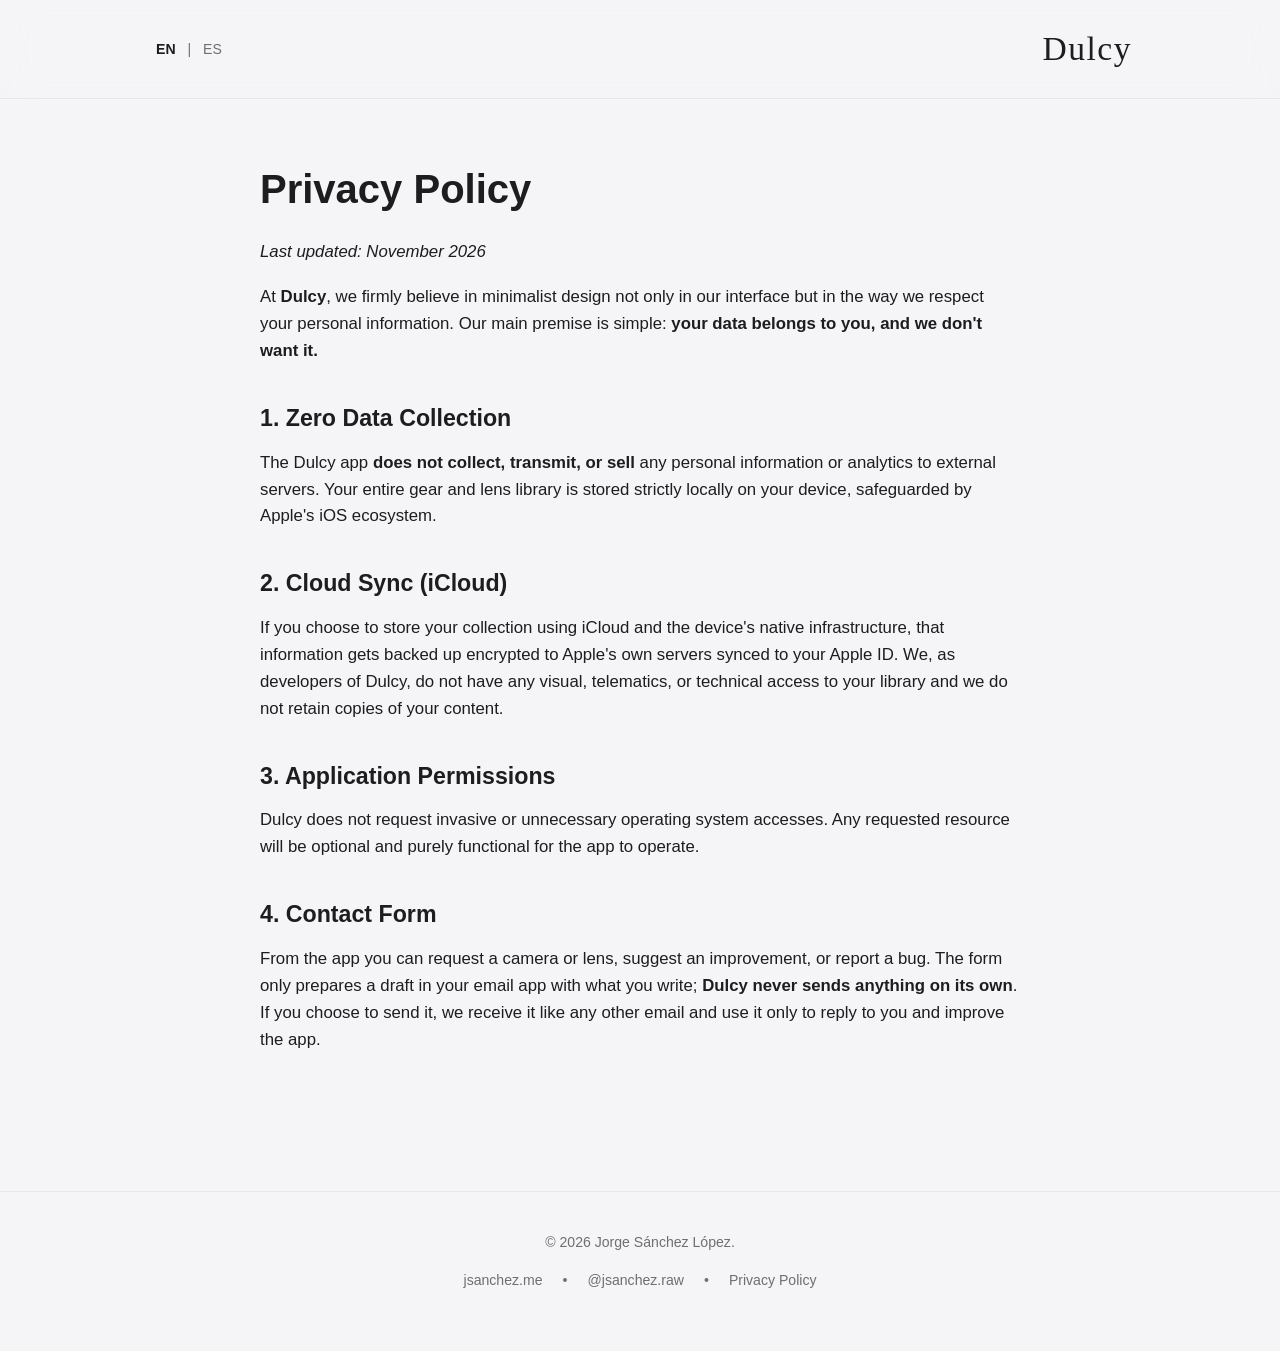
<file: dulcy/privacy.html>
<!DOCTYPE html>
<html lang="en">
<head>
    <meta charset="UTF-8">
    <meta name="viewport" content="width=device-width, initial-scale=1.0">
    <meta name="description" content="Privacy Policy for Dulcy app. We firmly believe in minimalist design and respecting your personal information.">
    <title>Privacy Policy | Dulcy</title>
    
    <!-- Favicon & Apple Touch Icon -->
    <link rel="icon" type="image/png" href="img/dulcy_icon.png">
    <link rel="apple-touch-icon" href="img/dulcy_icon.png">

    <!-- Canonical & SEO Multilingüe -->
    <link rel="canonical" href="https://jsanchez.me/dulcy/privacy.html">
    <link rel="alternate" hreflang="en" href="https://jsanchez.me/dulcy/privacy.html">
    <link rel="alternate" hreflang="es" href="https://jsanchez.me/dulcy/privacy_es.html">
    <link rel="alternate" hreflang="x-default" href="https://jsanchez.me/dulcy/privacy.html">

    <!-- Open Graph / Facebook -->
    <meta property="og:type" content="website">
    <meta property="og:url" content="https://jsanchez.me/dulcy/privacy.html">
    <meta property="og:title" content="Privacy Policy | Dulcy">
    <meta property="og:description" content="Privacy Policy for Dulcy app. Your data belongs to you, zero data collection.">
    <meta property="og:image" content="https://jsanchez.me/dulcy/img/dulcy_icon.png">

    <!-- Twitter Cards -->
    <meta name="twitter:card" content="summary">
    <meta name="twitter:url" content="https://jsanchez.me/dulcy/privacy.html">
    <meta name="twitter:title" content="Privacy Policy | Dulcy">
    <meta name="twitter:description" content="Privacy Policy for Dulcy app. Your data belongs to you, zero data collection.">
    <meta name="twitter:image" content="https://jsanchez.me/dulcy/img/dulcy_icon.png">

    <link rel="stylesheet" href="styles.css">
</head>
<body>
    <header>
        <div class="container header-container">
            <div class="lang-switcher">
                <a href="privacy.html" class="active">EN</a> | <a href="privacy_es.html">ES</a>
            </div>
            <div class="brand-title"><a href="index.html">Dulcy</a></div>
        </div>
    </header>

    <main class="container privacy-content">
        <h1>Privacy Policy</h1>
        <p><em>Last updated: November 2026</em></p>

        <section>
            <p>At <strong>Dulcy</strong>, we firmly believe in minimalist design not only in our interface but in the way we respect your personal information. Our main premise is simple: <strong>your data belongs to you, and we don't want it.</strong></p>
            
            <h2>1. Zero Data Collection</h2>
            <p>The Dulcy app <strong>does not collect, transmit, or sell</strong> any personal information or analytics to external servers. Your entire gear and lens library is stored strictly locally on your device, safeguarded by Apple's iOS ecosystem.</p>

            <h2>2. Cloud Sync (iCloud)</h2>
            <p>If you choose to store your collection using iCloud and the device's native infrastructure, that information gets backed up encrypted to Apple's own servers synced to your Apple ID. We, as developers of Dulcy, do not have any visual, telematics, or technical access to your library and we do not retain copies of your content.</p>

            <h2>3. Application Permissions</h2>
            <p>Dulcy does not request invasive or unnecessary operating system accesses. Any requested resource will be optional and purely functional for the app to operate.</p>

            <h2>4. Contact Form</h2>
            <p>From the app you can request a camera or lens, suggest an improvement, or report a bug. The form only prepares a draft in your email app with what you write; <strong>Dulcy never sends anything on its own</strong>. If you choose to send it, we receive it like any other email and use it only to reply to you and improve the app.</p>
        </section>
    </main>

    <footer>
        <div class="container footer-content">
            <p>&copy; 2026 Jorge Sánchez López.</p>
            <div class="footer-links">
                <a href="https://jsanchez.me" target="_blank" rel="noopener noreferrer">jsanchez.me</a> • 
                <a href="https://www.instagram.com/jsanchez.raw" target="_blank" rel="noopener noreferrer">@jsanchez.raw</a> • 
                <a href="privacy.html">Privacy Policy</a>
            </div>
        </div>
    </footer>
</body>
</html>
</file>
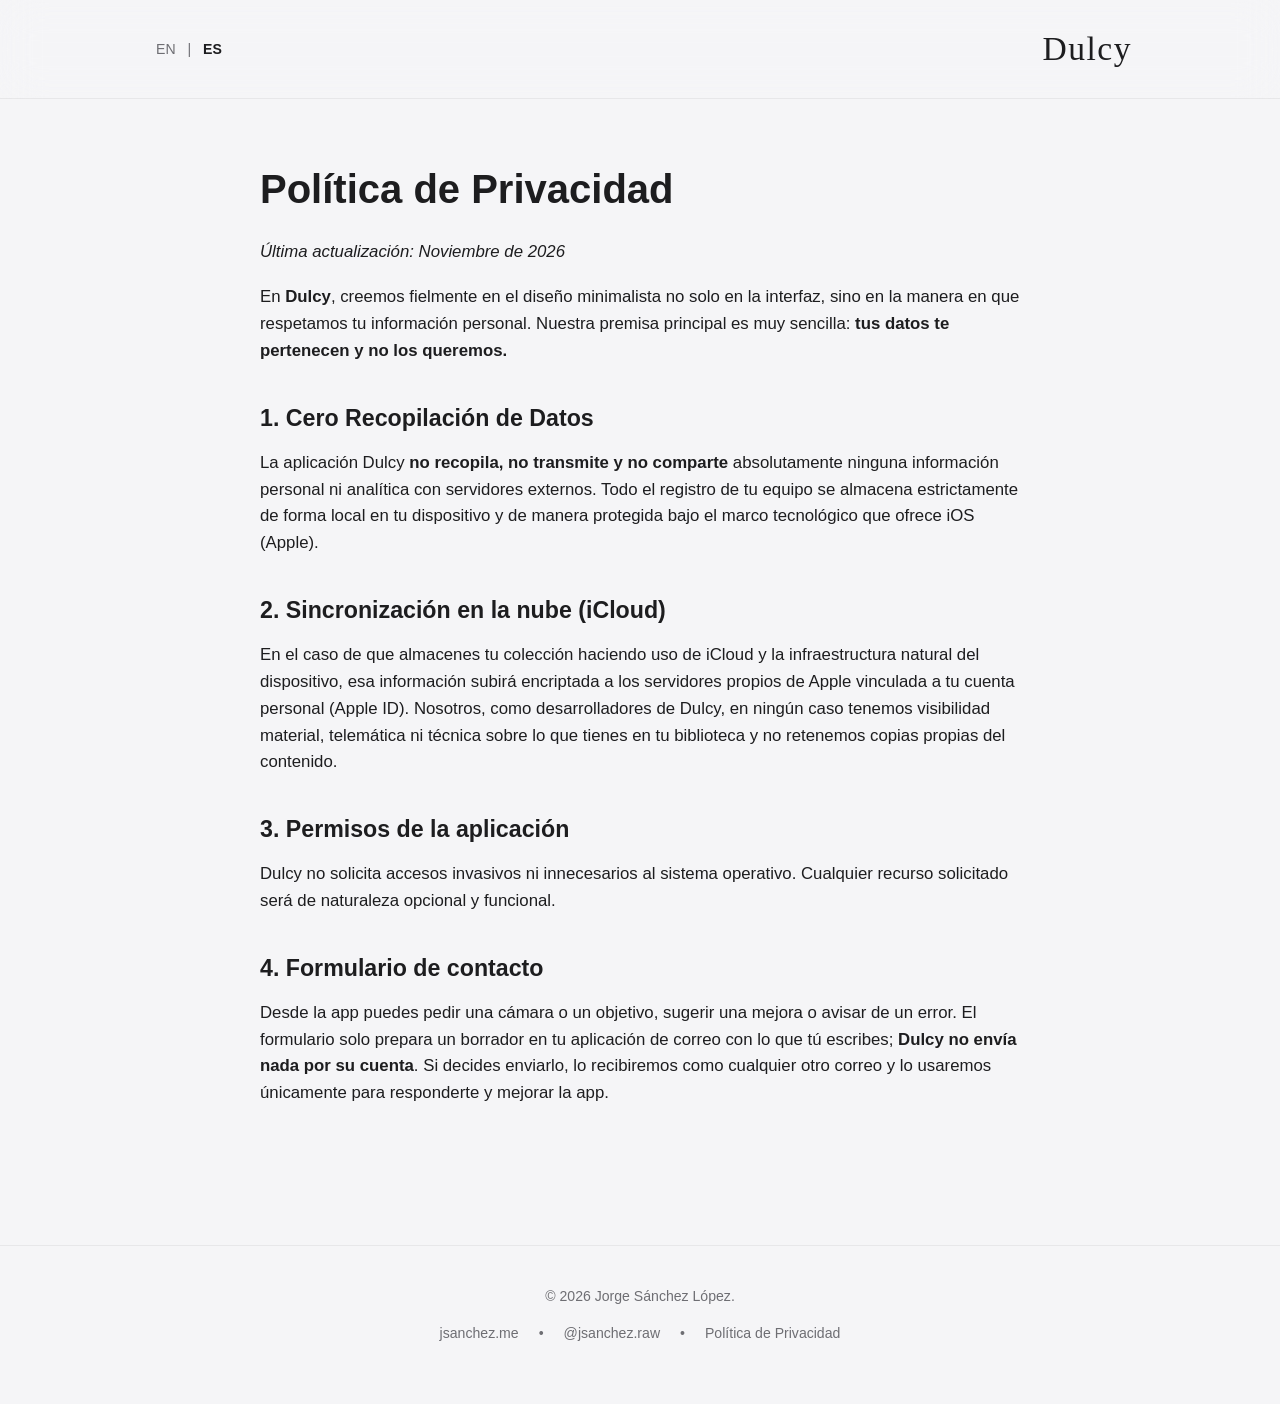
<file: dulcy/privacy_es.html>
<!DOCTYPE html>
<html lang="es">
<head>
    <meta charset="UTF-8">
    <meta name="viewport" content="width=device-width, initial-scale=1.0">
    <meta name="description" content="Política de Privacidad de la aplicación Dulcy. Creemos firmemente en el diseño minimalista y en el respeto total a tus datos personales.">
    <title>Política de Privacidad | Dulcy</title>
    
    <!-- Favicon & Apple Touch Icon -->
    <link rel="icon" type="image/png" href="img/dulcy_icon.png">
    <link rel="apple-touch-icon" href="img/dulcy_icon.png">

    <!-- Canonical & SEO Multilingüe -->
    <link rel="canonical" href="https://jsanchez.me/dulcy/privacy_es.html">
    <link rel="alternate" hreflang="en" href="https://jsanchez.me/dulcy/privacy.html">
    <link rel="alternate" hreflang="es" href="https://jsanchez.me/dulcy/privacy_es.html">
    <link rel="alternate" hreflang="x-default" href="https://jsanchez.me/dulcy/privacy.html">

    <!-- Open Graph / Facebook -->
    <meta property="og:type" content="website">
    <meta property="og:url" content="https://jsanchez.me/dulcy/privacy_es.html">
    <meta property="og:title" content="Política de Privacidad | Dulcy">
    <meta property="og:description" content="Política de Privacidad de Dulcy. Cero recopilación de datos, tu información te pertenece.">
    <meta property="og:image" content="https://jsanchez.me/dulcy/img/dulcy_icon.png">

    <!-- Twitter Cards -->
    <meta name="twitter:card" content="summary">
    <meta name="twitter:url" content="https://jsanchez.me/dulcy/privacy_es.html">
    <meta name="twitter:title" content="Política de Privacidad | Dulcy">
    <meta name="twitter:description" content="Política de Privacidad de Dulcy. Cero recopilación de datos, tu información te pertenece.">
    <meta name="twitter:image" content="https://jsanchez.me/dulcy/img/dulcy_icon.png">

    <link rel="stylesheet" href="styles.css">
</head>
<body>
    <header>
        <div class="container header-container">
            <div class="lang-switcher">
                <a href="privacy.html">EN</a> | <a href="privacy_es.html" class="active">ES</a>
            </div>
            <div class="brand-title"><a href="index_es.html">Dulcy</a></div>
        </div>
    </header>

    <main class="container privacy-content">
        <h1>Política de Privacidad</h1>
        <p><em>Última actualización: Noviembre de 2026</em></p>

        <section>
            <p>En <strong>Dulcy</strong>, creemos fielmente en el diseño minimalista no solo en la interfaz, sino en la manera en que respetamos tu información personal. Nuestra premisa principal es muy sencilla: <strong>tus datos te pertenecen y no los queremos.</strong></p>
            
            <h2>1. Cero Recopilación de Datos</h2>
            <p>La aplicación Dulcy <strong>no recopila, no transmite y no comparte</strong> absolutamente ninguna información personal ni analítica con servidores externos. Todo el registro de tu equipo se almacena estrictamente de forma local en tu dispositivo y de manera protegida bajo el marco tecnológico que ofrece iOS (Apple).</p>

            <h2>2. Sincronización en la nube (iCloud)</h2>
            <p>En el caso de que almacenes tu colección haciendo uso de iCloud y la infraestructura natural del dispositivo, esa información subirá encriptada a los servidores propios de Apple vinculada a tu cuenta personal (Apple ID). Nosotros, como desarrolladores de Dulcy, en ningún caso tenemos visibilidad material, telemática ni técnica sobre lo que tienes en tu biblioteca y no retenemos copias propias del contenido.</p>

            <h2>3. Permisos de la aplicación</h2>
            <p>Dulcy no solicita accesos invasivos ni innecesarios al sistema operativo. Cualquier recurso solicitado será de naturaleza opcional y funcional.</p>

            <h2>4. Formulario de contacto</h2>
            <p>Desde la app puedes pedir una cámara o un objetivo, sugerir una mejora o avisar de un error. El formulario solo prepara un borrador en tu aplicación de correo con lo que tú escribes; <strong>Dulcy no envía nada por su cuenta</strong>. Si decides enviarlo, lo recibiremos como cualquier otro correo y lo usaremos únicamente para responderte y mejorar la app.</p>
        </section>
    </main>

    <footer>
        <div class="container footer-content">
            <p>&copy; 2026 Jorge Sánchez López.</p>
            <div class="footer-links">
                <a href="https://jsanchez.me" target="_blank" rel="noopener noreferrer">jsanchez.me</a> • 
                <a href="https://www.instagram.com/jsanchez.raw" target="_blank" rel="noopener noreferrer">@jsanchez.raw</a> • 
                <a href="privacy_es.html">Política de Privacidad</a>
            </div>
        </div>
    </footer>
</body>
</html>
</file>
<file: dulcy/styles.css>
/* Custom Properties & Apple-inspired Theme */
:root {
  --bg-color: #f5f5f7;
  --text-color: #1d1d1f;
  --text-muted: #6e6e73;
  --card-bg: #ffffff;
  --card-border: rgba(0, 0, 0, 0.08);
  --card-shadow: 0 6px 24px rgba(0, 0, 0, 0.04);
  --tag-bg: rgba(0, 0, 0, 0.05);
  --tag-color: #515154;
  --stat-gradient: linear-gradient(180deg, #1d1d1f 0%, #434344 100%);
  --headline-gradient: linear-gradient(180deg, #1d1d1f 0%, #515154 100%);
  --iphone-chassis-bg: linear-gradient(145deg, #242427 0%, #121214 45%, #1e1e21 100%);
  --iphone-rim: rgba(255, 255, 255, 0.16);
  --iphone-button-bg: #1c1c1f;
  --iphone-shadow: 0 35px 75px -15px rgba(0, 0, 0, 0.42), 0 12px 28px -10px rgba(0, 0, 0, 0.22);
  --badge-sweet-spot: #f3e5c0;
  --badge-sweet-spot-text: #3c3218;
}

@media (prefers-color-scheme: dark) {
  :root {
    --bg-color: #000000;
    --text-color: #f5f5f7;
    --text-muted: #86868b;
    --card-bg: #161618;
    --card-border: rgba(255, 255, 255, 0.08);
    --card-shadow: 0 6px 30px rgba(0, 0, 0, 0.6);
    --tag-bg: rgba(255, 255, 255, 0.08);
    --tag-color: #a1a1a6;
    --stat-gradient: linear-gradient(180deg, #ffffff 0%, #a1a1a6 100%);
    --headline-gradient: linear-gradient(180deg, #ffffff 0%, #b0b0b5 100%);
    --iphone-chassis-bg: linear-gradient(145deg, #28282c 0%, #101012 45%, #222225 100%);
    --iphone-rim: rgba(255, 255, 255, 0.22);
    --iphone-button-bg: #222225;
    --iphone-shadow: 0 35px 85px -15px rgba(0, 0, 0, 0.95), 0 12px 28px -8px rgba(0, 0, 0, 0.7);
    --badge-sweet-spot: #423b28;
    --badge-sweet-spot-text: #f5e4bd;
  }
}

* {
  margin: 0;
  padding: 0;
  box-sizing: border-box;
}

html {
  scroll-behavior: smooth;
}

body {
  font-family: -apple-system, BlinkMacSystemFont, "SF Pro Text", "SF Pro Display", "Helvetica Neue", Helvetica, Arial, sans-serif;
  background-color: var(--bg-color);
  color: var(--text-color);
  line-height: 1.5;
  -webkit-font-smoothing: antialiased;
  -moz-osx-font-smoothing: grayscale;
  transition: background-color 0.3s ease, color 0.3s ease;
  overflow-x: hidden;
}

/* Layout Containers */
.container {
  max-width: 1040px;
  margin: 0 auto;
  padding: 0 28px;
}

/* Header */
header {
  padding: 24px 0;
  border-bottom: 1px solid rgba(128, 128, 128, 0.12);
  backdrop-filter: blur(20px);
  -webkit-backdrop-filter: blur(20px);
}

.header-container {
  display: flex;
  justify-content: space-between;
  align-items: center;
}

.brand-title {
  font-family: Georgia, serif;
  font-size: 2.1rem;
  font-weight: normal;
  letter-spacing: 1.5px;
}

.brand-title a {
  color: var(--text-color);
  text-decoration: none;
}

.lang-switcher {
  font-size: 0.88rem;
  font-weight: 500;
  color: var(--text-muted);
}

.lang-switcher a {
  color: var(--text-muted);
  text-decoration: none;
  padding: 4px 8px;
  border-radius: 6px;
  transition: color 0.2s ease;
}

.lang-switcher a:hover {
  color: var(--text-color);
}

.lang-switcher a.active {
  color: var(--text-color);
  font-weight: 700;
}

/* Hero Section */
.hero-section {
  padding: 70px 0 60px 0;
  text-align: center;
}

.hero-icon-wrapper {
  margin-bottom: 24px;
}

.hero-app-icon {
  width: 110px;
  height: 110px;
  border-radius: 25px;
  box-shadow: 0 16px 36px rgba(0, 0, 0, 0.18);
  transition: transform 0.35s cubic-bezier(0.16, 1, 0.3, 1);
}

.hero-app-icon:hover {
  transform: scale(1.05) translateY(-3px);
}

.hero-tagline {
  font-size: 0.85rem;
  text-transform: uppercase;
  letter-spacing: 2px;
  font-weight: 600;
  color: var(--text-muted);
  margin-bottom: 14px;
}

.hero-headline {
  font-size: 3.5rem;
  font-weight: 700;
  letter-spacing: -0.03em;
  line-height: 1.1;
  max-width: 860px;
  margin: 0 auto 20px auto;
  background: var(--headline-gradient);
  -webkit-background-clip: text;
  -webkit-text-fill-color: transparent;
}

.hero-description {
  font-size: 1.25rem;
  line-height: 1.55;
  max-width: 620px;
  margin: 0 auto 36px auto;
  color: var(--text-muted);
}

.hero-cta {
  margin-bottom: 60px;
}

.app-store-button {
  display: inline-block;
  transition: transform 0.2s ease, opacity 0.2s ease;
}

.app-store-button:hover {
  transform: scale(1.03);
  opacity: 0.92;
}

.app-store-button img {
  height: 52px;
  width: auto;
}

.hero-device-wrapper {
  margin-top: 20px;
  display: flex;
  justify-content: center;
}

/* iPhone 18 Pro Real Hardware Frame */
.iphone-device {
  position: relative;
  width: 280px;
  max-width: 100%;
  margin: 0 auto;
}

.iphone-device-large {
  width: 300px;
}

.iphone-chassis {
  position: relative;
  background: var(--iphone-chassis-bg);
  padding: 8px;
  border-radius: 50px;
  box-shadow:
    0 0 0 1px var(--iphone-rim),
    0 0 0 2px rgba(0, 0, 0, 0.35),
    var(--iphone-shadow);
  transition: transform 0.35s cubic-bezier(0.16, 1, 0.3, 1), box-shadow 0.35s ease;
}

.iphone-chassis:hover {
  transform: translateY(-6px) scale(1.02);
}

/* Hardware Buttons */
.iphone-btn-power {
  position: absolute;
  right: -3px;
  top: 130px;
  width: 3px;
  height: 54px;
  background: var(--iphone-button-bg);
  border-radius: 0 2px 2px 0;
}

.iphone-btn-action {
  position: absolute;
  left: -3px;
  top: 80px;
  width: 3px;
  height: 26px;
  background: var(--iphone-button-bg);
  border-radius: 2px 0 0 2px;
}

.iphone-btn-vol-up {
  position: absolute;
  left: -3px;
  top: 120px;
  width: 3px;
  height: 40px;
  background: var(--iphone-button-bg);
  border-radius: 2px 0 0 2px;
}

.iphone-btn-vol-down {
  position: absolute;
  left: -3px;
  top: 172px;
  width: 3px;
  height: 40px;
  background: var(--iphone-button-bg);
  border-radius: 2px 0 0 2px;
}

/* Screen Display */
.iphone-screen {
  position: relative;
  overflow: hidden;
  border-radius: 42px;
  background: #000;
  line-height: 0;
  aspect-ratio: 690 / 1499;
  box-shadow: inset 0 0 0 1.5px rgba(0, 0, 0, 0.4);
}

.iphone-screen img {
  width: 100%;
  height: 100%;
  object-fit: cover;
  display: block;
}

/* Dynamic Island */
.iphone-island {
  position: absolute;
  top: 11px;
  left: 50%;
  transform: translateX(-50%);
  width: 70px;
  height: 19px;
  background: #000000;
  border-radius: 20px;
  z-index: 6;
  box-shadow: 0 1px 3px rgba(0, 0, 0, 0.6);
  pointer-events: none;
}

.iphone-island::after {
  content: "";
  position: absolute;
  right: 12px;
  top: 5px;
  width: 8px;
  height: 8px;
  border-radius: 50%;
  background: radial-gradient(circle, #0e1e38 30%, #050a12 70%);
  box-shadow: inset 0 0 1px rgba(255, 255, 255, 0.25);
}

/* Apple-Style Stats Numbers */
.stats-section {
  display: grid;
  grid-template-columns: repeat(4, 1fr);
  gap: 20px;
  margin: 60px 0 100px 0;
}

.stat-card {
  background: var(--card-bg);
  border: 1px solid var(--card-border);
  border-radius: 20px;
  padding: 32px 20px;
  text-align: center;
  box-shadow: var(--card-shadow);
  transition: transform 0.25s ease;
}

.stat-card:hover {
  transform: translateY(-3px);
}

.stat-number {
  display: block;
  font-size: 3.6rem;
  font-weight: 800;
  letter-spacing: -0.03em;
  line-height: 1;
  margin-bottom: 10px;
  background: var(--stat-gradient);
  -webkit-background-clip: text;
  -webkit-text-fill-color: transparent;
}

.stat-label {
  display: block;
  font-size: 1.05rem;
  font-weight: 600;
  color: var(--text-color);
  margin-bottom: 6px;
}

.stat-desc {
  font-size: 0.88rem;
  color: var(--text-muted);
  line-height: 1.45;
}

/* What's New Section */
.whats-new-section {
  text-align: center;
  margin: 0 0 100px 0;
}

.whats-new-section h3 {
  font-size: 2.2rem;
  font-weight: 700;
  letter-spacing: -0.02em;
  line-height: 1.2;
  max-width: 760px;
  margin: 0 auto 36px auto;
  color: var(--text-color);
}

.whats-new-grid {
  display: grid;
  grid-template-columns: repeat(3, 1fr);
  gap: 20px;
}

.whats-new-grid .stat-label {
  margin-bottom: 10px;
}

/* Section Tag & Headers */
.section-tag {
  display: inline-block;
  font-size: 0.75rem;
  text-transform: uppercase;
  letter-spacing: 1.8px;
  font-weight: 700;
  padding: 5px 14px;
  border-radius: 30px;
  background: var(--tag-bg);
  color: var(--tag-color);
  margin-bottom: 14px;
}

/* Alternating Feature Rows (Apple Story Showcase) */
.feature-row {
  display: flex;
  align-items: center;
  justify-content: space-between;
  gap: 70px;
  margin: 110px 0;
}

.feature-row.reverse {
  flex-direction: row-reverse;
}

.feature-content {
  flex: 1;
  max-width: 480px;
}

.feature-content h3 {
  font-size: 2.2rem;
  font-weight: 700;
  letter-spacing: -0.02em;
  line-height: 1.2;
  margin-bottom: 16px;
  color: var(--text-color);
}

.feature-content p {
  font-size: 1.1rem;
  color: var(--text-muted);
  line-height: 1.6;
  margin-bottom: 20px;
}

.feature-bullet-list {
  list-style: none;
  display: flex;
  flex-direction: column;
  gap: 12px;
}

.feature-bullet-list li {
  font-size: 0.98rem;
  color: var(--text-color);
  display: flex;
  align-items: center;
  gap: 10px;
}

.feature-bullet-list li::before {
  content: "✓";
  display: inline-flex;
  align-items: center;
  justify-content: center;
  width: 20px;
  height: 20px;
  border-radius: 50%;
  background: var(--tag-bg);
  color: var(--text-color);
  font-size: 0.75rem;
  font-weight: 700;
  flex-shrink: 0;
}

.feature-visual {
  flex: 0 0 280px;
  display: flex;
  justify-content: center;
}

/* Full Width Optical Science Banner */
.optical-science-card {
  background: var(--card-bg);
  border: 1px solid var(--card-border);
  border-radius: 28px;
  padding: 48px 40px;
  margin: 90px 0;
  box-shadow: var(--card-shadow);
  text-align: center;
}

.optical-science-card h3 {
  font-size: 2.2rem;
  font-weight: 700;
  letter-spacing: -0.02em;
  margin-bottom: 16px;
}

.optical-science-card p {
  font-size: 1.15rem;
  color: var(--text-muted);
  line-height: 1.6;
  max-width: 680px;
  margin: 0 auto 32px auto;
}

.aperture-scale {
  display: flex;
  justify-content: center;
  align-items: center;
  gap: 12px;
  flex-wrap: wrap;
  max-width: 720px;
  margin: 0 auto;
}

.aperture-step {
  padding: 12px 16px;
  border-radius: 14px;
  background: var(--tag-bg);
  text-align: center;
  flex: 1;
  min-width: 110px;
}

.aperture-val {
  font-family: -apple-system, BlinkMacSystemFont, "SF Pro Text", monospace;
  font-size: 1.2rem;
  font-weight: 700;
  display: block;
}

.aperture-note {
  font-size: 0.72rem;
  text-transform: uppercase;
  letter-spacing: 0.5px;
  color: var(--text-muted);
  margin-top: 4px;
  display: block;
}

.aperture-step.optimal {
  background: var(--badge-sweet-spot);
  color: var(--badge-sweet-spot-text);
  box-shadow: 0 4px 16px rgba(0, 0, 0, 0.08);
  flex: 1.4;
}

.aperture-step.optimal .aperture-note {
  color: var(--badge-sweet-spot-text);
  font-weight: 700;
}

/* Call to Action */
.cta-section {
  text-align: center;
  padding: 70px 32px;
  margin: 80px 0 60px 0;
  background: var(--card-bg);
  border: 1px solid var(--card-border);
  border-radius: 28px;
  box-shadow: var(--card-shadow);
}

.cta-section h2 {
  font-size: 2.4rem;
  font-weight: 700;
  letter-spacing: -0.02em;
  margin-bottom: 14px;
}

.cta-section p {
  font-size: 1.15rem;
  color: var(--text-muted);
  max-width: 540px;
  margin: 0 auto 32px auto;
  line-height: 1.5;
}

/* Footer */
footer {
  margin-top: 60px;
  padding: 40px 0 60px 0;
  text-align: center;
  font-size: 0.88rem;
  color: var(--text-muted);
  border-top: 1px solid rgba(128, 128, 128, 0.12);
}

.footer-content {
  display: flex;
  flex-direction: column;
  gap: 16px;
}

.footer-links {
  display: flex;
  justify-content: center;
  gap: 20px;
  flex-wrap: wrap;
}

.footer-links a {
  color: var(--text-muted);
  text-decoration: none;
  transition: color 0.2s ease;
}

.footer-links a:hover {
  color: var(--text-color);
}

/* Privacy Page Specific */
.privacy-content {
  padding: 60px 0;
  max-width: 760px;
}

.privacy-content h1 {
  font-size: 2.5rem;
  font-weight: 700;
  margin-bottom: 20px;
}

.privacy-content h2 {
  font-size: 1.45rem;
  font-weight: 700;
  margin-top: 36px;
  margin-bottom: 14px;
}

.privacy-content p {
  font-size: 1.05rem;
  color: var(--text-color);
  line-height: 1.6;
  margin-bottom: 18px;
}

/* Subtle Scroll Reveal */
.reveal {
  opacity: 0;
  transform: translateY(24px);
  transition: opacity 0.75s cubic-bezier(0.16, 1, 0.3, 1), transform 0.75s cubic-bezier(0.16, 1, 0.3, 1);
  will-change: opacity, transform;
}

.reveal.is-visible {
  opacity: 1;
  transform: translateY(0);
}

.stagger-1 { transition-delay: 0.06s; }
.stagger-2 { transition-delay: 0.12s; }
.stagger-3 { transition-delay: 0.18s; }
.stagger-4 { transition-delay: 0.24s; }

@media (prefers-reduced-motion: reduce) {
  .reveal {
    opacity: 1 !important;
    transform: none !important;
    transition: none !important;
  }
  .iphone-chassis:hover,
  .hero-app-icon:hover,
  .stat-card:hover {
    transform: none !important;
  }
}

/* Responsive Media Queries */
@media (max-width: 900px) {
  .stats-section {
    grid-template-columns: repeat(2, 1fr);
  }
  .feature-row {
    gap: 40px;
  }
  .whats-new-grid {
    grid-template-columns: 1fr;
  }
}

@media (max-width: 768px) {
  .whats-new-section h3 {
    font-size: 1.8rem;
  }
}

@media (max-width: 768px) {
  .hero-headline {
    font-size: 2.3rem;
  }
  .hero-description {
    font-size: 1.1rem;
  }
  .stat-number {
    font-size: 3rem;
  }
  .feature-row,
  .feature-row.reverse {
    flex-direction: column;
    text-align: center;
    gap: 36px;
    margin: 80px 0;
  }
  .feature-content {
    max-width: 100%;
  }
  .feature-bullet-list {
    align-items: center;
  }
  .optical-science-card {
    padding: 36px 20px;
  }
  .aperture-scale {
    flex-direction: column;
    gap: 10px;
  }
  .aperture-step {
    width: 100%;
  }
}

@media (max-width: 480px) {
  .stats-section {
    grid-template-columns: 1fr;
  }
  .hero-headline {
    font-size: 1.95rem;
  }
  .iphone-device {
    width: 250px;
  }
}
</file>
